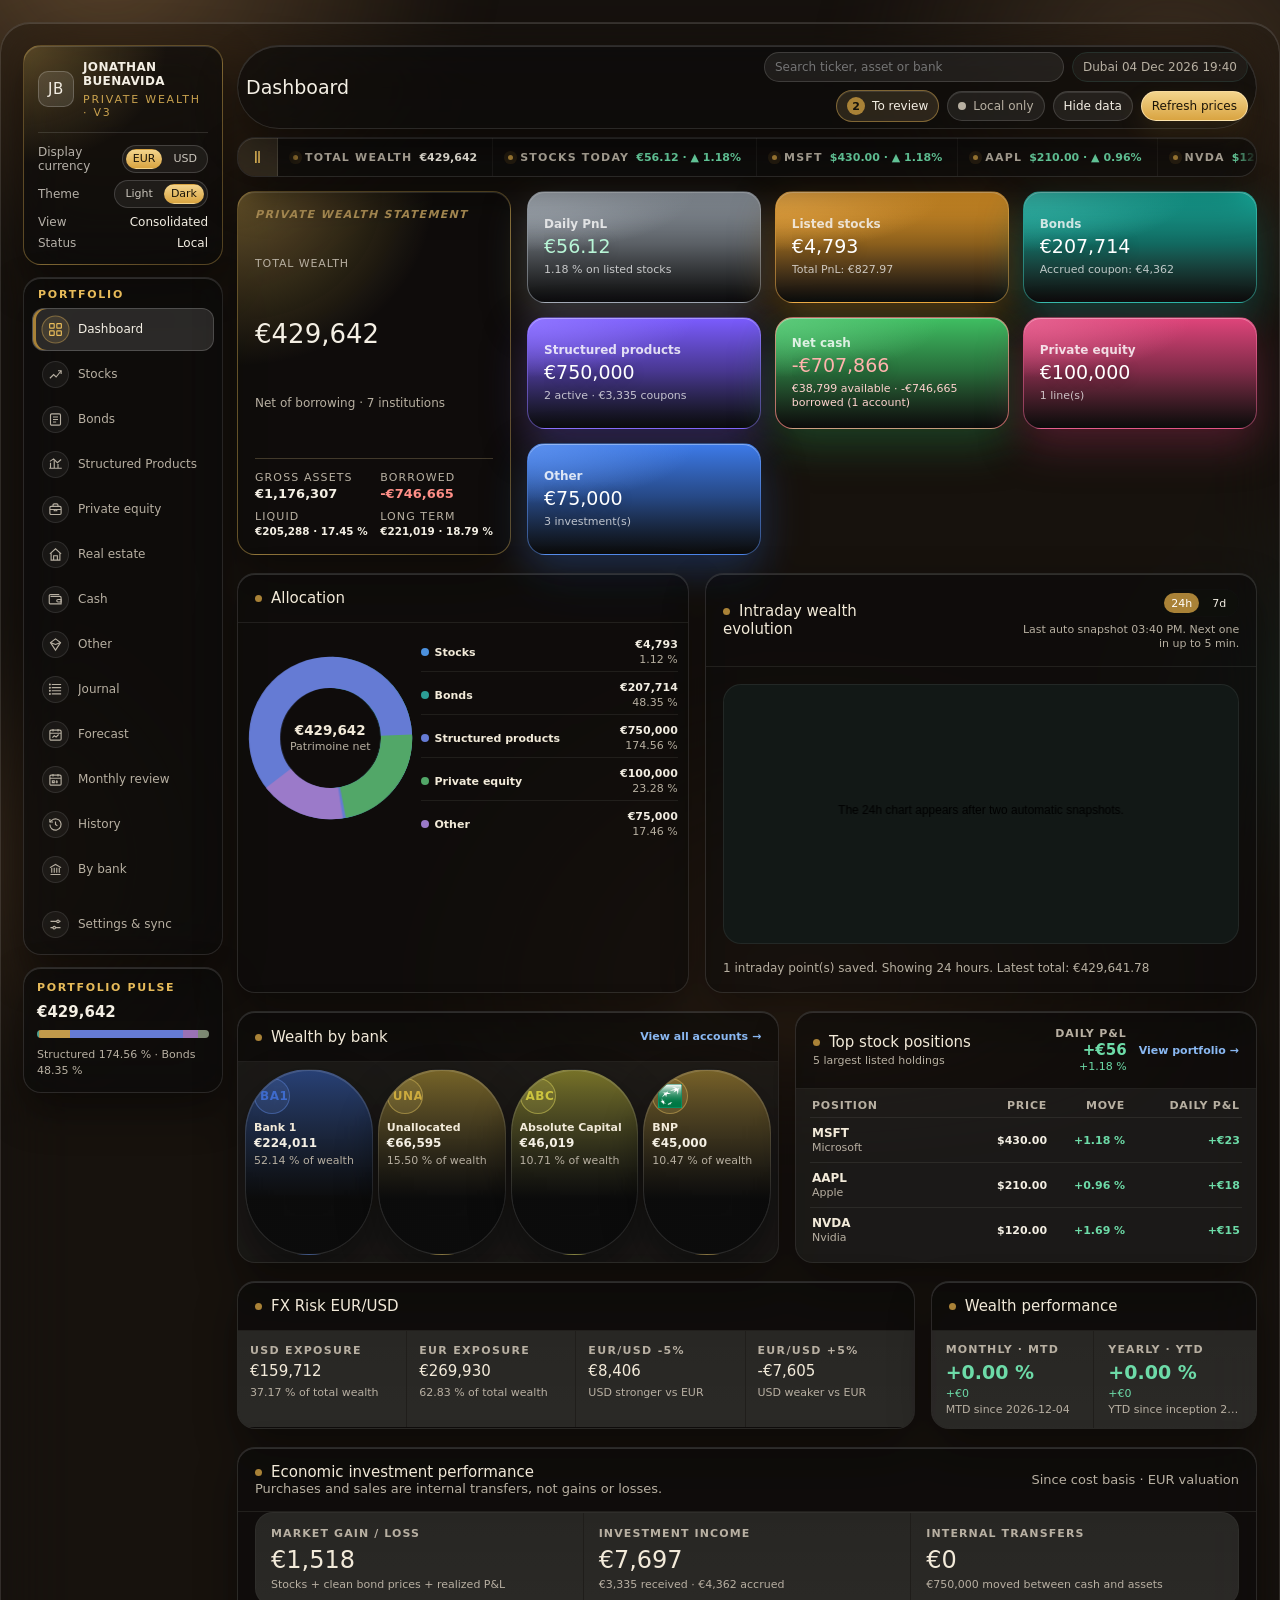
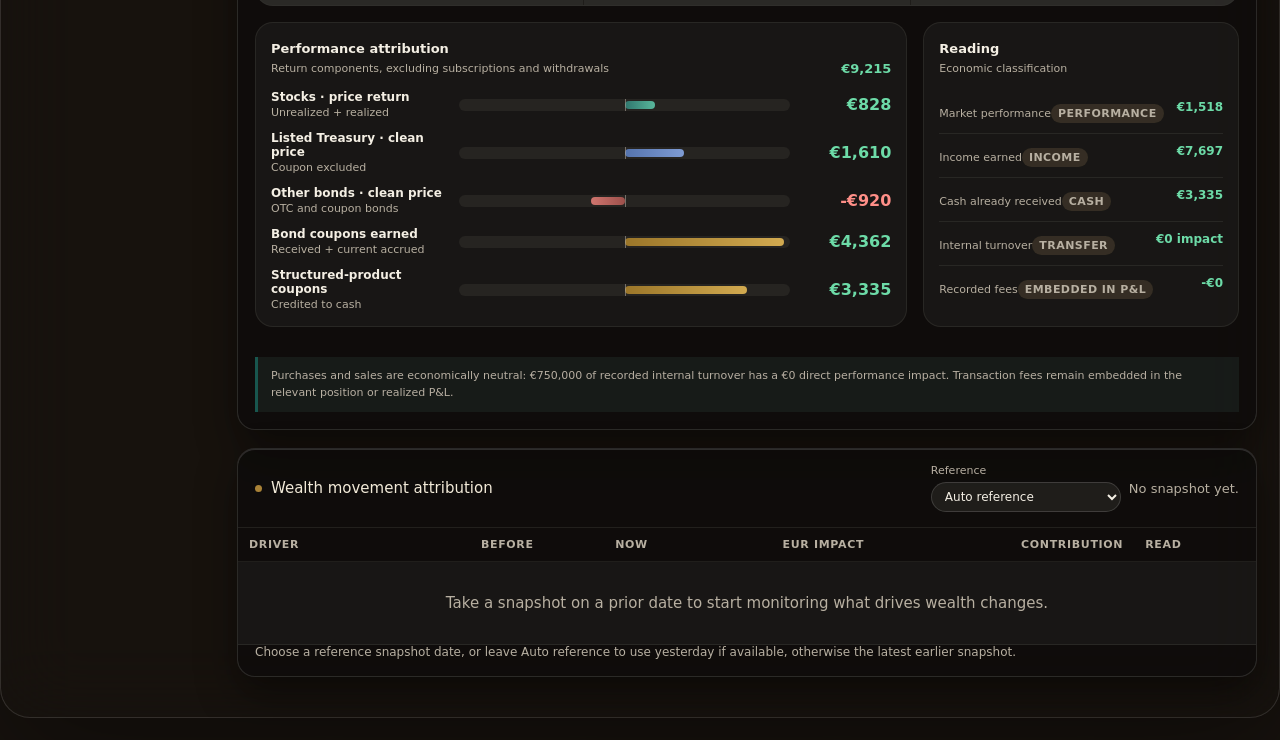
<file: index.html>
﻿<!doctype html>
<html lang="en">
<head>
  <meta charset="utf-8">
  <meta name="viewport" content="width=device-width, initial-scale=1, viewport-fit=cover">
  <title>Private Wealth V3</title>
  <meta name="application-name" content="Patrimoine">
  <meta name="apple-mobile-web-app-title" content="Patrimoine">
  <meta name="apple-mobile-web-app-capable" content="yes">
  <meta name="apple-mobile-web-app-status-bar-style" content="black-translucent">
  <meta name="theme-color" content="#172622">
  <meta name="color-scheme" content="light dark">
  <link rel="manifest" href="manifest.json">
  <link rel="apple-touch-icon" href="icons/apple-touch-icon.png">
  <link rel="stylesheet" href="styles.css">
  <link rel="stylesheet" href="glass.css">
</head>
<body>
  <main class="app">
    <aside id="appSidebar">
      <section class="brand">
        <div class="brand-lockup">
          <div class="brand-monogram" aria-hidden="true">JB</div>
          <div>
            <h1>Jonathan Buenavida</h1>
            <p class="brand-role">Private Wealth · V3</p>
          </div>
        </div>
        <div class="brand-card" aria-label="Dashboard profile">
          <div class="brand-row">
            <span>Display currency</span>
            <div class="currency-toggle" aria-label="Display currency">
              <button id="dashboardCurrencyEur" type="button" data-dashboard-currency="EUR">EUR</button>
              <button id="dashboardCurrencyUsd" type="button" data-dashboard-currency="USD">USD</button>
            </div>
          </div>
          <div class="brand-row">
            <span>Theme</span>
            <div class="currency-toggle" role="group" aria-label="Dashboard theme">
              <button id="themeLight" type="button" data-theme-choice="light" aria-pressed="false">Light</button>
              <button id="themeDark" type="button" data-theme-choice="dark" aria-pressed="true">Dark</button>
            </div>
          </div>
          <div class="brand-row menu-privacy-row">
            <span>Privacy</span>
            <button id="privacyToggleMenu" class="mini" type="button" aria-pressed="false">Hide data</button>
          </div>
          <div class="brand-row"><span>View</span><strong>Consolidated</strong></div>
          <div class="brand-row"><span>Status</span><strong>Local</strong></div>
        </div>
      </section>
      <nav aria-label="Navigation">
        <button class="nav active" type="button" data-page-target="dashboard"><span class="nav-icon" aria-hidden="true"><svg viewBox="0 0 24 24" fill="none" stroke="currentColor" stroke-width="1.8"><rect x="3" y="3" width="7" height="7" rx="1"/><rect x="14" y="3" width="7" height="7" rx="1"/><rect x="3" y="14" width="7" height="7" rx="1"/><rect x="14" y="14" width="7" height="7" rx="1"/></svg></span><span class="nav-label">Dashboard</span></button>
        <button class="nav" type="button" data-page-target="stocks"><span class="nav-icon" aria-hidden="true"><svg viewBox="0 0 24 24" fill="none" stroke="currentColor" stroke-width="1.8"><path d="M3 18 9 12l4 4 8-10"/><path d="M16 6h5v5"/></svg></span><span class="nav-label">Stocks</span></button>
        <button class="nav" type="button" data-page-target="bonds"><span class="nav-icon" aria-hidden="true"><svg viewBox="0 0 24 24" fill="none" stroke="currentColor" stroke-width="1.8"><rect x="4" y="3" width="16" height="18" rx="2"/><path d="M8 8h8M8 12h8M8 16h5"/></svg></span><span class="nav-label">Bonds</span></button>
        <button class="nav" type="button" data-page-target="structured"><span class="nav-icon" aria-hidden="true"><svg viewBox="0 0 24 24" fill="none" stroke="currentColor" stroke-width="1.8"><path d="M4 18V9M10 18V5M16 18v-7M22 18H2"/><path d="m3 7 6-4 6 6 6-5"/></svg></span><span class="nav-label">Structured Products</span></button>
        <button class="nav" type="button" data-page-target="private"><span class="nav-icon" aria-hidden="true"><svg viewBox="0 0 24 24" fill="none" stroke="currentColor" stroke-width="1.8"><rect x="3" y="7" width="18" height="13" rx="2"/><path d="M8 7V5a2 2 0 0 1 2-2h4a2 2 0 0 1 2 2v2M3 12h18M10 12v2h4v-2"/></svg></span><span class="nav-label">Private equity</span></button>
        <button class="nav" type="button" data-page-target="realestate"><span class="nav-icon" aria-hidden="true"><svg viewBox="0 0 24 24" fill="none" stroke="currentColor" stroke-width="1.8"><path d="m3 11 9-8 9 8"/><path d="M5 10v11h14V10M9 21v-7h6v7"/></svg></span><span class="nav-label">Real estate</span></button>
        <button class="nav" type="button" data-page-target="cash"><span class="nav-icon" aria-hidden="true"><svg viewBox="0 0 24 24" fill="none" stroke="currentColor" stroke-width="1.8"><path d="M4 7h15a2 2 0 0 1 2 2v10H4a2 2 0 0 1-2-2V6a2 2 0 0 1 2-2h14"/><path d="M16 12h5v4h-5a2 2 0 1 1 0-4Z"/></svg></span><span class="nav-label">Cash</span></button>
        <button class="nav" type="button" data-page-target="divers"><span class="nav-icon" aria-hidden="true"><svg viewBox="0 0 24 24" fill="none" stroke="currentColor" stroke-width="1.8"><path d="m12 3 8 6-8 12L4 9l8-6Z"/><path d="m4 9 8 3 8-3"/></svg></span><span class="nav-label">Other</span></button>
        <button class="nav" type="button" data-page-target="journal"><span class="nav-icon" aria-hidden="true"><svg viewBox="0 0 24 24" fill="none" stroke="currentColor" stroke-width="1.8"><path d="M6 4h15M6 9h15M6 14h15M6 19h15"/><circle cx="3" cy="4" r=".7" fill="currentColor"/><circle cx="3" cy="9" r=".7" fill="currentColor"/><circle cx="3" cy="14" r=".7" fill="currentColor"/><circle cx="3" cy="19" r=".7" fill="currentColor"/></svg></span><span class="nav-label">Journal</span></button>
        <button class="nav" type="button" data-page-target="forecast"><span class="nav-icon" aria-hidden="true"><svg viewBox="0 0 24 24" fill="none" stroke="currentColor" stroke-width="1.8"><rect x="3" y="5" width="18" height="16" rx="2"/><path d="M8 3v4M16 3v4M3 10h18M7 17l3-3 3 2 4-4"/></svg></span><span class="nav-label">Forecast</span></button>
        <button class="nav" type="button" data-page-target="monthly"><span class="nav-icon" aria-hidden="true"><svg viewBox="0 0 24 24" fill="none" stroke="currentColor" stroke-width="1.8"><rect x="3" y="5" width="18" height="16" rx="2"/><path d="M8 3v4M16 3v4M3 10h18M7 14h3v3H7zM14 13v5M12 16h4"/></svg></span><span class="nav-label">Monthly review</span></button>
        <button class="nav" type="button" data-page-target="history"><span class="nav-icon" aria-hidden="true"><svg viewBox="0 0 24 24" fill="none" stroke="currentColor" stroke-width="1.8"><path d="M3 12a9 9 0 1 0 3-6.7L3 8"/><path d="M3 3v5h5M12 7v5l3 2"/></svg></span><span class="nav-label">History</span></button>
        <button class="nav" type="button" data-page-target="banks"><span class="nav-icon" aria-hidden="true"><svg viewBox="0 0 24 24" fill="none" stroke="currentColor" stroke-width="1.8"><path d="m3 9 9-5 9 5M4 20h16M6 9v8M10 9v8M14 9v8M18 9v8"/></svg></span><span class="nav-label">By bank</span></button>
        <button class="nav nav-settings" type="button" data-page-target="settings"><span class="nav-icon" aria-hidden="true"><svg viewBox="0 0 24 24" fill="none" stroke="currentColor" stroke-width="1.8"><path d="M4 7h10M18 7h2M4 17h4M12 17h8"/><circle cx="16" cy="7" r="2"/><circle cx="10" cy="17" r="2"/></svg></span><span class="nav-label">Settings &amp; sync</span></button>
      </nav>
      <section id="sidebarPulse" class="sidebar-pulse" role="button" tabindex="0" aria-label="Open portfolio allocation dashboard">
        <span class="sidebar-pulse-label">Portfolio pulse</span>
        <strong id="sidebarTotal">-</strong>
        <div id="sidebarAllocationMini" class="mini-allocation" aria-hidden="true"></div>
        <small id="sidebarAllocationText">Allocation overview</small>
      </section>
    </aside>

    <div>
      <header>
        <div>
          <p class="eyebrow" id="pageEyebrow">Consolidation</p>
          <h1 id="pageTitle">Dashboard</h1>
          <p class="subtitle" id="pageSubtitle">A calmer private-banking view of wealth, PnL and allocation.</p>
        </div>
        <div class="top-tools">
          <label class="global-search" aria-label="Search asset or bank">
            <input id="globalSearch" type="search" list="globalSearchOptions" placeholder="Search ticker, asset or bank">
            <datalist id="globalSearchOptions"></datalist>
          </label>
          <div class="dubai-clock" id="dubaiClock" aria-live="polite">Dubai --:--</div>
          <div class="toolbar">
            <div class="action-center">
              <button id="actionsPill" class="actions-pill" type="button" aria-expanded="false" aria-controls="actionsPanel" hidden>
                <svg class="phone-only-icon" viewBox="0 0 24 24" fill="none" stroke="currentColor" stroke-width="1.8" aria-hidden="true"><path d="M6 8a6 6 0 1 1 12 0c0 7 3 8 3 8H3s3-1 3-8"/><path d="M10 20a2 2 0 0 0 4 0"/></svg><span class="actions-count" id="actionsCount">0</span><span id="actionsLabel" class="btn-label">To review</span>
              </button>
              <div id="actionsPanel" class="actions-panel" role="region" aria-label="Items to review" hidden>
                <ul id="actionsList" class="actions-list"></ul>
              </div>
            </div>
            <button id="syncPill" class="sync-pill" type="button" data-sync-state="local" title="Data sync and market settings">
              <span class="sync-dot" aria-hidden="true"></span><span id="syncPillLabel">Local only</span>
            </button>
            <button id="privacyToggle" type="button" aria-pressed="false">Hide data</button>
            <button id="searchToggle" class="search-toggle" type="button" aria-expanded="false" aria-controls="globalSearch" aria-label="Search ticker, asset or bank"><svg viewBox="0 0 24 24" fill="none" stroke="currentColor" stroke-width="1.8" aria-hidden="true"><circle cx="11" cy="11" r="7"/><path d="m20 20-3.5-3.5"/></svg></button>
            <button id="refreshBtn" class="primary" type="button" aria-label="Refresh prices"><svg class="phone-only-icon" viewBox="0 0 24 24" fill="none" stroke="currentColor" stroke-width="1.8" aria-hidden="true"><path d="M20 12a8 8 0 1 1-2.3-5.6"/><path d="M20 4v5h-5"/></svg><span class="btn-label">Refresh prices</span></button>
            <input id="importFile" class="hidden" type="file" accept="application/json">
          </div>
        </div>
      </header>

      <section id="marketTicker" class="market-ticker" aria-label="Live portfolio highlights">
        <button id="marketTickerToggle" class="ticker-control" type="button" aria-pressed="false" aria-label="Pause scrolling highlights" title="Pause">Ⅱ</button>
        <div id="marketTickerViewport" class="ticker-viewport">
          <div id="marketTickerTrack" class="ticker-track">
            <div class="ticker-set"></div>
            <div class="ticker-set" aria-hidden="true"></div>
          </div>
        </div>
      </section>

      <section id="executiveStrip" class="executive-strip hidden" aria-label="Executive summary">
        <div class="executive-cell feature">
          <div class="kpi-card-icon icon-trend" aria-hidden="true"><i></i></div>
          <div class="kpi-card-copy">
            <span class="executive-label">Total wealth</span>
            <strong class="executive-value" id="executiveTotal">-</strong>
            <small class="executive-note" id="executiveTotalNote">Consolidated across all asset classes</small>
          </div>
        </div>
        <div class="executive-cell">
          <div class="kpi-card-icon icon-trend icon-performance" aria-hidden="true"><i></i></div>
          <div class="kpi-card-copy">
            <span class="executive-label">Listed performance</span>
            <strong class="executive-value" id="executiveDailyPnl">-</strong>
            <small class="executive-note" id="executiveDailyPnlNote">Daily PnL on stocks</small>
          </div>
        </div>
        <div class="executive-cell">
          <div class="kpi-card-icon icon-drop" aria-hidden="true"><i></i></div>
          <div class="kpi-card-copy">
            <span class="executive-label">Liquidity</span>
            <strong class="executive-value" id="executiveCash">-</strong>
            <small class="executive-note" id="executiveCashNote">Cash and equivalents</small>
          </div>
        </div>
        <div class="executive-cell">
          <div class="kpi-card-icon icon-refresh" aria-hidden="true"><i></i></div>
          <div class="kpi-card-copy">
            <span class="executive-label">Last refresh</span>
            <strong class="executive-value" id="executiveLastUpdate">-</strong>
            <small class="executive-note">Market data status</small>
          </div>
        </div>
      </section>

      <section id="page-settings" class="page settings-page">
      <section class="panel">
        <div class="sync-box">
          <div>
            <strong>OneDrive Sync</strong>
            <div class="muted" id="dataStatus">Local backup active. Connect patrimoine-data.json to enable automatic OneDrive sync on this device.</div>
            <div class="muted" id="backupStatus">Weekly backup folder not connected.</div>
          </div>
          <div class="sync-actions">
            <button id="loadDataBtn" type="button">Connect data file</button>
            <button id="saveDataBtn" class="primary" type="button">Save now</button>
            <button id="connectBackupBtn" type="button">Connect backup folder</button>
            <button id="backupNowBtn" type="button">Backup now</button>
          </div>
        </div>
      </section>

      <section id="marketSettingsPanel" class="panel collapsible-panel collapsed">
        <div class="panel-head">
          <h2>Market Settings</h2>
          <div class="panel-actions">
            <button id="marketSettingsToggle" class="mini collapse-toggle" type="button" aria-expanded="false">Show settings v</button>
            <button id="hideKeyBtn" class="mini" type="button">Show key</button>
          </div>
        </div>
        <div id="marketSettingsContent" class="settings collapsible-content">
          <label>Finnhub API key <input id="apiKey" type="password" autocomplete="off" placeholder="Paste your Finnhub key here"></label>
          <label>EUR / USD <input id="eurUsd" type="number" step="0.0001" min="0" inputmode="decimal"></label>
          <label>Auto refresh
            <select id="refreshInterval">
              <option value="0">Never</option>
              <option value="30">30 sec</option>
              <option value="60">1 min</option>
            </select>
          </label>
          <label>Weekly snapshot
            <select id="weeklySnapshotDay">
              <option value="-1">Disabled</option>
              <option value="1">Monday</option>
              <option value="2">Tuesday</option>
              <option value="3">Wednesday</option>
              <option value="4">Thursday</option>
              <option value="5">Friday</option>
              <option value="6">Saturday</option>
              <option value="0">Sunday</option>
            </select>
          </label>
          <label>Last update <input id="lastUpdate" type="text" readonly></label>
        </div>
        <div class="status" id="statusLine">The Refresh prices button works at any time. Auto refresh is optional: Never, 30 sec or 1 min.</div>
      </section>
      </section>

      <section id="page-dashboard" class="page active">
        <section class="hero" aria-label="Wealth summary">
          <div class="stat hero-stat" id="dashboardHeroStat" data-currency="EUR">
            <em class="hero-kicker">Private wealth statement</em>
            <span>Total wealth</span>
            <strong id="totalWealth">-</strong>
            <small id="totalContext">-</small>
            <div class="hero-breakdown" aria-label="Total wealth breakdown">
              <div><span>Gross assets</span><strong id="heroGross">-</strong></div>
              <div class="hero-debt"><span>Borrowed</span><strong id="heroDebt">-</strong></div>
              <div><span>Liquid</span><strong id="heroLiquid">-</strong></div>
              <div><span>Long term</span><strong id="heroLongTerm">-</strong></div>
            </div>
          </div>
          <div class="grid">
            <div class="stat kpi-card">
              <div class="kpi-card-copy"><span>Daily PnL</span><strong id="dailyPnl">-</strong><small id="dailyPnlPct">-</small></div>
            </div>
            <div class="stat kpi-card asset-stocks">
              <div class="kpi-card-copy"><span>Listed stocks</span><strong id="stocksValue">-</strong><small id="stocksPnl">-</small></div>
            </div>
            <div class="stat kpi-card asset-bonds">
              <div class="kpi-card-copy"><span>Bonds</span><strong id="bondsValue">-</strong><small id="bondsAccrued">-</small></div>
            </div>
            <div class="stat kpi-card asset-structured">
              <div class="kpi-card-copy"><span>Structured products</span><strong id="structuredValue">-</strong><small id="structuredContext">-</small></div>
            </div>
            <div class="stat kpi-card asset-cash" id="cashKpiCard">
              <div class="kpi-card-copy"><span>Net cash</span><strong id="cashValue">-</strong><small id="cashContext">-</small></div>
            </div>
            <div class="stat kpi-card asset-private">
              <div class="kpi-card-copy"><span>Private equity</span><strong id="peValue">-</strong><small id="peContext">-</small></div>
            </div>
            <div class="stat kpi-card asset-realestate">
              <div class="kpi-card-copy"><span>Real estate</span><strong id="realEstateValue">-</strong><small id="realEstateContext">-</small></div>
            </div>
            <div class="stat kpi-card asset-other">
              <div class="kpi-card-copy"><span>Other</span><strong id="diversValue">-</strong><small id="diversContext">-</small></div>
            </div>
          </div>
        </section>

        <div class="split">
          <section class="panel allocation-panel">
            <div class="panel-head"><h2>Allocation</h2></div>
            <div class="allocation-layout">
              <div class="allocation-visual">
                <canvas id="allocationDonut" width="240" height="240" aria-label="Asset allocation chart"></canvas>
                <div class="allocation-center"><strong id="allocationTotal">-</strong><span>Patrimoine net</span></div>
              </div>
              <div class="allocation-legend" id="allocationBars"></div>
            </div>
          </section>
          <section class="panel dashboard-evolution-panel">
            <div class="panel-head">
              <h2>Intraday wealth evolution</h2>
              <div class="panel-actions">
                <div class="currency-toggle" aria-label="Intraday chart range">
                  <button id="intradayRange24h" type="button" data-intraday-range="24h">24h</button>
                  <button id="intradayRange7d" type="button" data-intraday-range="7d">7d</button>
                </div>
                <div class="muted" id="intradaySnapshotStatus">Auto snapshot every 5 min while this page is open.</div>
              </div>
            </div>
            <div class="chart-wrap">
              <canvas id="intradayChart" class="mini-chart" height="260" role="img" aria-label="Intraday total wealth evolution; the latest values are summarized below the chart."></canvas>
            </div>
            <div class="snapshot-note" id="intradaySnapshotNote">Waiting for the first automatic snapshot.</div>
          </section>
        </div>

        <div class="dashboard-portfolio-row">
          <section class="panel dashboard-bank-panel">
            <div class="panel-head">
              <h2>Wealth by bank</h2>
              <button id="dashboardBanksViewAll" class="dashboard-bank-view-all" type="button">View all accounts →</button>
            </div>
            <div class="dashboard-bank-cards" id="dashboardBankBody" aria-label="Bank accounts"></div>
          </section>

          <section class="panel dashboard-stock-panel">
            <div class="panel-head">
              <div class="dashboard-stock-head-copy">
                <h2>Top stock positions</h2>
                <small>5 largest listed holdings</small>
              </div>
              <div class="dashboard-stock-actions">
                <div class="dashboard-stock-summary">
                  <span>Daily P&amp;L</span>
                  <strong id="dashboardTopStocksPnl">-</strong>
                  <small id="dashboardTopStocksMove">-</small>
                </div>
                <button id="dashboardStocksViewAll" class="dashboard-stock-view-all" type="button">View portfolio →</button>
              </div>
            </div>
            <div class="dashboard-stock-table" aria-label="Top five stock positions">
              <div class="dashboard-stock-row dashboard-stock-header" aria-hidden="true">
                <span>Position</span><span>Price</span><span>Move</span><span>Daily P&amp;L</span>
              </div>
              <div id="dashboardTopStocksBody"></div>
            </div>
          </section>
        </div>

        <div class="risk-performance-row">
          <section class="panel fx-risk-panel">
            <div class="panel-head">
              <h2>FX Risk EUR/USD</h2>
            </div>
            <div class="fx-risk">
              <div class="fx-cell">
                <span>USD exposure</span>
                <strong id="fxUsdExposure">-</strong>
                <small id="fxUsdWeight">-</small>
              </div>
              <div class="fx-cell">
                <span>EUR exposure</span>
                <strong id="fxEurExposure">-</strong>
                <small id="fxEurWeight">-</small>
              </div>
              <div class="fx-cell">
                <span>EUR/USD -5%</span>
                <strong id="fxDownImpact">-</strong>
                <small>USD stronger vs EUR</small>
              </div>
              <div class="fx-cell">
                <span>EUR/USD +5%</span>
                <strong id="fxUpImpact">-</strong>
                <small>USD weaker vs EUR</small>
              </div>
            </div>
          </section>

          <section class="panel wealth-performance-panel">
            <div class="panel-head"><h2>Wealth performance</h2></div>
            <div class="performance-grid">
              <div class="performance-cell">
                <span>Monthly · MTD</span>
                <strong id="wealthMonthlyPerformance">-</strong>
                <small id="wealthMonthlyPerformanceAmount">Waiting for history</small>
                <em id="wealthMonthlyPerformanceRef">-</em>
              </div>
              <div class="performance-cell">
                <span>Yearly · YTD</span>
                <strong id="wealthYearlyPerformance">-</strong>
                <small id="wealthYearlyPerformanceAmount">Waiting for history</small>
                <em id="wealthYearlyPerformanceRef">-</em>
              </div>
            </div>
          </section>
        </div>

        <section class="panel economic-monitor-panel">
          <div class="panel-head">
            <div><h2>Economic investment performance</h2><div class="muted">Purchases and sales are internal transfers, not gains or losses.</div></div>
            <div class="muted" id="economicPerformanceScope">Since cost basis</div>
          </div>
          <div class="economic-kpis">
            <div class="economic-kpi"><span>Market gain / loss</span><strong id="economicMarketGain">-</strong><small id="economicMarketGainContext">Price performance</small></div>
            <div class="economic-kpi"><span>Investment income</span><strong id="economicIncome">-</strong><small id="economicIncomeContext">Coupons received and accrued</small></div>
            <div class="economic-kpi"><span>Internal transfers</span><strong id="economicInternalTransfers">€0</strong><small id="economicInternalTransfersContext">Economically neutral</small></div>
          </div>
          <div class="economic-monitor-grid">
            <div class="economic-chart">
              <div class="economic-chart-head"><div><strong>Performance attribution</strong><br><span>Return components, excluding subscriptions and withdrawals</span></div><strong id="economicTotalReturn">-</strong></div>
              <div id="economicPerformanceBars" class="economic-bars" role="img" aria-label="Economic investment performance attribution"></div>
            </div>
            <div class="economic-breakdown">
              <div class="economic-chart-head"><div><strong>Reading</strong><br><span>Economic classification</span></div></div>
              <div id="economicPerformanceList" class="economic-list"></div>
            </div>
          </div>
          <div class="economic-note" id="economicPerformanceNote">A security purchase moves value from cash to investments and therefore has zero economic impact, excluding fees.</div>
        </section>

        <section class="panel">
          <div class="panel-head">
            <h2>Wealth movement attribution</h2>
            <div class="panel-actions">
              <label class="inline-control">Reference
                <select id="wealthBridgeReferenceDate"></select>
              </label>
              <div class="muted" id="wealthBridgePeriod">Compared with latest snapshot.</div>
            </div>
          </div>
          <div class="table-wrap">
            <table class="compact">
              <thead><tr><th>Driver</th><th class="num">Before</th><th class="num">Now</th><th class="num">EUR impact</th><th class="num">Contribution</th><th>Read</th></tr></thead>
              <tbody id="wealthBridgeBody"></tbody>
            </table>
          </div>
          <div class="snapshot-note" id="wealthBridgeNote">Take a snapshot to start monitoring attribution.</div>
        </section>
      </section>

      <section id="page-stocks" class="page">
        <section class="grid four">
          <div class="stat"><span>Stock value</span><strong id="stocksPageValue">-</strong><small>In EUR</small></div>
          <div class="stat"><span>Daily PnL</span><strong id="stocksPageDayPnl">-</strong><small id="stocksPageDayPct">-</small></div>
          <div class="stat"><span>Total PnL</span><strong id="stocksPageTotalPnl">-</strong><small>Vs Cost basis</small></div>
          <div class="stat"><span>Realized PnL</span><strong id="stocksPageRealizedPnl">-</strong><small id="stocksPageRealizedContext">Closed trades</small></div>
        </section>
        <section class="panel">
          <div class="panel-head">
            <h2>Consolidated exposure by stock</h2>
          </div>
          <div class="table-wrap">
            <table class="fit">
              <thead>
                <tr><th class="expand-cell"></th><th>Ticker</th><th>Name</th><th class="num">Qty</th><th class="num">Price</th><th class="num">Previous</th><th class="num">Move %</th><th class="num">Cost basis</th><th class="num">EUR value</th><th class="num">Day PnL</th><th class="num">Total PnL</th><th class="num">Bks.</th></tr>
              </thead>
              <tbody id="stockExposureBody"></tbody>
            </table>
          </div>
        </section>
        <section class="panel">
          <div class="panel-head">
            <h2>Stock portfolio details</h2>
            <div class="panel-actions"><button id="buyStockBtn" type="button">New buy</button><button id="addStockBtn" type="button">Add row</button></div>
          </div>
          <div class="table-wrap">
            <table class="wide">
              <thead>
                <tr><th>Ticker</th><th>Name</th><th>Bank</th><th class="num">Quantity</th><th class="num">Cost basis</th><th>Currency</th><th class="num">EUR value</th><th class="num">Day PnL</th><th class="num">Total PnL</th><th></th></tr>
              </thead>
              <tbody id="stocksBody"></tbody>
            </table>
          </div>
        </section>
        <section class="panel">
          <div class="panel-head">
            <h2>Transaction history</h2>
          </div>
          <div class="table-wrap">
            <table class="fit">
              <thead>
                <tr><th>Date</th><th>Type</th><th>Instrument</th><th>Bank</th><th class="num">Qty / nominal</th><th class="num">Price</th><th>Currency</th><th class="num">Cash impact</th><th class="num">Realized PnL</th><th>Note</th></tr>
              </thead>
              <tbody id="transactionsBody"></tbody>
            </table>
          </div>
        </section>
      </section>

      <section id="page-bonds" class="page">
        <section class="grid four">
          <div class="stat"><span>Dirty value</span><strong id="bondsPageValue">-</strong><small>Clean + accrued coupon</small></div>
          <div class="stat"><span>Accrued coupon</span><strong id="bondsPageAccrued">-</strong><small>Daily calculation</small></div>
          <div class="stat"><span>Total PnL</span><strong id="bondsPagePnl">-</strong><small>Vs clean cost</small></div>
          <div class="stat"><span>Annual coupon</span><strong id="bondsPageCoupon">-</strong><small id="bondsPageYield">Current yield</small></div>
        </section>
        <section class="panel">
          <div class="panel-head">
            <div><h2>Bond total return monitor</h2><div class="muted">Clean-price performance versus coupon income, without double-counting cash payments.</div></div>
            <div class="muted" id="bondReturnScope">Since cost basis</div>
          </div>
          <div class="economic-kpis">
            <div class="economic-kpi"><span>Coupons earned</span><strong id="bondCouponsEarned">-</strong><small>Received + current accrued</small></div>
            <div class="economic-kpi"><span>Coupons received</span><strong id="bondCouponsReceived">-</strong><small>Already credited to cash</small></div>
            <div class="economic-kpi"><span>Listed Treasury P&amp;L</span><strong id="bondTreasuryPnl">-</strong><small>Clean-price performance</small></div>
          </div>
          <div class="economic-monitor-grid">
            <div class="economic-chart">
              <div class="economic-chart-head"><div><strong>Treasury listed vs coupon bonds</strong><br><span>Price return, coupons received and accrued</span></div><strong id="bondTotalReturnValue">-</strong></div>
              <div id="bondReturnCards" class="bond-return-cards"></div>
              <div id="bondReturnBars" class="economic-bars" role="img" aria-label="Return by bond position"></div>
            </div>
            <div class="economic-breakdown">
              <div class="economic-chart-head"><div><strong>Bond income ledger</strong><br><span>Cash received by instrument</span></div></div>
              <div id="bondIncomeList" class="economic-list"></div>
            </div>
          </div>
          <div class="economic-note" id="bondReturnNote">When a coupon is paid, accrued income becomes cash. The transfer itself does not create a second gain.</div>
        </section>
        <section class="panel">
          <div class="panel-head">
            <h2>Bond composition</h2>
            <div class="muted" id="bondChartNote">Clean value and accrued coupon by line.</div>
          </div>
          <div class="chart-wrap">
            <canvas id="bondCompositionChart" class="mini-chart" height="300" role="img" aria-label="Bond portfolio composition by position."></canvas>
          </div>
        </section>
        <section class="panel">
          <div class="panel-head">
            <h2>Bond analytics</h2>
          </div>
          <div class="table-wrap">
            <table class="fit">
              <thead>
                <tr><th>Bond</th><th>Bank</th><th>Currency</th><th class="num">Clean value</th><th class="num">Accrued</th><th class="num">Dirty value</th><th class="num">PnL</th><th class="num">Annual coupon</th><th class="num">Current yield</th><th class="num">Years to maturity</th></tr>
              </thead>
              <tbody id="bondAnalyticsBody"></tbody>
            </table>
          </div>
        </section>
        <section class="panel">
          <div class="panel-head">
            <h2>US Treasuries and private OTC bonds</h2>
            <div class="panel-actions"><button id="addBondBtn" type="button">Add bond</button></div>
          </div>
          <div class="table-wrap">
            <table class="wide">
              <thead>
                <tr><th>Name</th><th>Type</th><th>Bank</th><th>Issuer</th><th>Currency</th><th class="num">Nominal</th><th class="num">Clean px</th><th class="num">Cost</th><th class="num">Coupon %</th><th class="num">Freq.</th><th>Last coupon</th><th>Next coupon</th><th>Maturity</th><th>Day count</th><th class="num">Accrued EUR</th><th class="num">EUR value</th><th class="num">PnL</th><th></th></tr>
              </thead>
              <tbody id="bondsBody"></tbody>
            </table>
          </div>
        </section>
        <section class="panel">
          <div class="panel-head">
            <h2>Argentina amortizing bonds</h2>
            <div class="muted" id="argentinaBondNotice">Scheduled payments are checked when the dashboard opens.</div>
          </div>
          <div class="table-wrap">
            <table class="wide">
              <thead>
                <tr><th>ISIN</th><th>Bond</th><th>Bank</th><th class="num">Original</th><th class="num">Current</th><th class="num">Clean px</th><th>Price date</th><th class="num">Coupon %</th><th>Next date</th><th class="num">Semiannual capital repayment</th><th class="num">Coupon</th><th class="num">Next cash</th><th class="num">Dirty value</th><th>Status</th><th></th></tr>
              </thead>
              <tbody id="argentinaBondsBody"></tbody>
            </table>
          </div>
        </section>
        <section class="panel">
          <div class="panel-head">
            <h2>Bond transaction history</h2>
          </div>
          <div class="table-wrap">
            <table class="fit">
              <thead>
                <tr><th>Date</th><th>Type</th><th>Instrument</th><th>Bank</th><th class="num">Qty / nominal</th><th class="num">Price</th><th>Currency</th><th class="num">Cash impact</th><th class="num">Realized PnL</th><th>Note</th></tr>
              </thead>
              <tbody id="bondTransactionsBody"></tbody>
            </table>
          </div>
        </section>
      </section>

      <section id="page-structured" class="page">
        <section id="structuredDueAlert" class="structured-alert" role="alert" hidden>
          <div><strong id="structuredDueTitle">Coupon action required</strong><small id="structuredDueText">A conditional coupon is due for review.</small></div>
          <button id="structuredDueOpen" class="primary" type="button">Review payments</button>
        </section>
        <section class="grid four">
          <div class="stat"><span>Current value</span><strong id="structuredPageValue">-</strong><small>Active products</small></div>
          <div class="stat"><span>Coupons credited</span><strong id="structuredCouponsPaid">-</strong><small id="structuredCouponsPaidContext">To Transatlantique EUR</small></div>
          <div class="stat"><span>Next payment</span><strong id="structuredNextPayment">-</strong><small id="structuredNextPaymentContext">-</small></div>
          <div class="stat"><span>Active positions</span><strong id="structuredActiveCount">-</strong><small>Out of 2 products</small></div>
        </section>
        <div id="structuredProductCards" class="structured-grid"></div>
        <section class="panel">
          <div class="panel-head">
            <div><h2>Coupon calendar</h2><div class="muted">Guaranteed coupons are credited automatically. Conditional Phoenix coupons require confirmation.</div></div>
          </div>
          <div class="table-wrap">
            <table class="fit">
              <thead><tr><th>Payment date</th><th>Product</th><th>Type</th><th class="num">Expected</th><th class="num">Credited</th><th>Status</th><th>Action</th></tr></thead>
              <tbody id="structuredCouponBody"></tbody>
            </table>
          </div>
        </section>
        <section class="panel">
          <div class="panel-head"><h2>Funding and cash mechanics</h2></div>
          <div class="snapshot-note" id="structuredFundingNote">The initial investment is transferred once from Transatlantique EUR into the two positions. Coupons and redemptions return to the same account.</div>
        </section>
      </section>

      <section id="page-private" class="page">
        <section class="grid four">
          <div class="stat"><span>Private value</span><strong id="privatePageValue">-</strong><small>Total NAV</small></div>
          <div class="stat"><span>Commitment</span><strong id="privatePageCommitment">-</strong><small id="privatePageCommitmentContext">-</small></div>
          <div class="stat"><span>Called capital</span><strong id="privatePageCalled">-</strong><small id="privatePageCalledContext">-</small></div>
          <div class="stat"><span>Largest deal</span><strong id="privatePageLargest">-</strong><small id="privatePageLargestContext">-</small></div>
        </section>
        <section class="panel">
          <div class="panel-head">
            <h2>Private equity</h2>
            <div class="panel-actions"><button id="addPrivateBtn" type="button">Add asset</button></div>
          </div>
          <div class="table-wrap">
            <table>
              <thead><tr><th>Fund / deal</th><th>Bank</th><th class="num">EUR value</th><th class="num">Commitment</th><th class="num">Called</th><th>Valuation date</th><th>Note</th><th></th></tr></thead>
              <tbody id="privateBody"></tbody>
            </table>
          </div>
        </section>
      </section>

      <section id="page-realestate" class="page">
        <section class="grid four">
          <div class="stat"><span>Net real estate</span><strong id="realEstatePageNet">-</strong><small>Gross value minus debt</small></div>
          <div class="stat"><span>Mortgage debt</span><strong id="realEstatePageDebt">-</strong><small id="realEstatePageDebtContext">-</small></div>
          <div class="stat"><span>Monthly cashflow</span><strong id="realEstatePageRent">-</strong><small id="realEstatePageRentContext">-</small></div>
          <div class="stat"><span>Net yield</span><strong id="realEstatePageYield">-</strong><small id="realEstatePageYieldContext">-</small></div>
        </section>
        <section class="panel">
          <div class="panel-head">
            <h2>Real estate</h2>
            <div class="panel-actions"><button id="addRealEstateBtn" type="button">Add property</button></div>
          </div>
          <div class="table-wrap">
            <table class="wide">
              <thead><tr><th>Property</th><th>City</th><th>Bank / lender</th><th>Currency</th><th class="num">Gross value</th><th class="num">Loan amount</th><th class="num">Rate %</th><th class="num">Term yrs</th><th>Loan start</th><th class="num">Monthly payment</th><th class="num">Debt left</th><th class="num">Net value EUR</th><th class="num">Monthly rent</th><th class="num">Monthly costs</th><th class="num">Cashflow</th><th class="num">Net yield</th><th>Valuation date</th><th>Note</th><th></th></tr></thead>
              <tbody id="realEstateBody"></tbody>
            </table>
          </div>
        </section>
      </section>

      <section id="page-cash" class="page">
        <section class="grid four">
          <div class="stat"><span>Total cash</span><strong id="cashPageTotal">-</strong><small>All banks included</small></div>
          <div class="stat"><span>Cash EUR</span><strong id="cashPageEur">-</strong><small id="cashPageEurContext">-</small></div>
          <div class="stat"><span>Cash USD</span><strong id="cashPageUsd">-</strong><small id="cashPageUsdContext">-</small></div>
          <div class="stat"><span>Largest bank</span><strong id="cashPageTopBank">-</strong><small id="cashPageTopBankContext">-</small></div>
        </section>
        <section class="panel">
          <div class="panel-head">
            <div><h2>Cash bridge explained</h2><div class="muted">Every movement is classified as internal transfer, income, external flow or cost.</div></div>
            <div class="muted" id="cashBridgeScope">Recorded transaction history</div>
          </div>
          <div class="economic-kpis">
            <div class="economic-kpi"><span>Opening reconstructed cash</span><strong id="cashBridgeOpening">-</strong><small>Before recorded movements</small></div>
            <div class="economic-kpi"><span>Current cash</span><strong id="cashBridgeCurrent">-</strong><small>All cash accounts</small></div>
            <div class="economic-kpi"><span>Economic income</span><strong id="cashBridgeIncome">-</strong><small>Coupons and dividends credited</small></div>
          </div>
          <div class="economic-monitor-grid">
            <div class="economic-chart">
              <div class="economic-chart-head"><div><strong>Sources and uses of cash</strong><br><span>Purchases reduce cash but do not reduce wealth</span></div><strong id="cashBridgeChange">-</strong></div>
              <div id="cashBridgeChart" class="cash-bridge" role="img" aria-label="Cash balance bridge by movement category"></div>
            </div>
            <div class="economic-breakdown">
              <div class="economic-chart-head"><div><strong>Movement classification</strong><br><span>Impact on cash and wealth</span></div></div>
              <div id="cashBridgeList" class="economic-list"></div>
            </div>
          </div>
          <div class="economic-note" id="cashBridgeNote">Asset purchases and sales are transfers between cash and investments. Only income, market performance, costs and external flows change the economic picture.</div>
        </section>
        <section class="panel">
          <div class="panel-head">
            <h2>Cash by bank</h2>
            <div class="panel-actions"><button id="cashMovementBtn" type="button">Cash movement</button><button id="addCashBtn" type="button">Add cash</button></div>
          </div>
          <div class="chart-wrap">
            <canvas id="cashBankChart" class="mini-chart" height="260" role="img" aria-label="Cash allocation by bank."></canvas>
          </div>
          <div class="table-wrap">
            <table>
              <thead><tr><th>Account</th><th>Bank</th><th>Currency</th><th class="num">Amount</th><th class="num">EUR value</th><th></th></tr></thead>
              <tbody id="cashBody"></tbody>
            </table>
          </div>
        </section>
        <section class="panel">
          <div class="panel-head">
            <h2>Cash movement history</h2>
          </div>
          <div class="table-wrap">
            <table class="fit">
              <thead>
                <tr><th>Date</th><th>Type</th><th>Reason</th><th>Bank</th><th class="num">Amount</th><th>Currency</th><th>Note</th></tr>
              </thead>
              <tbody id="cashTransactionsBody"></tbody>
            </table>
          </div>
        </section>
      </section>

      <section id="page-divers" class="page">
        <section class="grid four">
          <div class="stat"><span>Other value</span><strong id="diversPageValue">-</strong><small>Total alternative assets</small></div>
          <div class="stat"><span>Largest asset</span><strong id="diversPageLargest">-</strong><small id="diversPageLargestContext">-</small></div>
          <div class="stat"><span>Categories</span><strong id="diversPageCategories">-</strong><small id="diversPageCategoriesContext">-</small></div>
          <div class="stat"><span>USD exposure</span><strong id="diversPageUsd">-</strong><small id="diversPageUsdContext">-</small></div>
        </section>
        <section class="panel">
          <div class="panel-head">
            <h2>Other</h2>
            <div class="panel-actions"><button id="addDiversBtn" type="button">Add investment</button></div>
          </div>
          <div class="table-wrap other-assets-table-wrap">
            <table>
              <thead><tr><th>Category</th><th>Name</th><th>Bank / custodian</th><th>Currency</th><th class="num">Quantity</th><th class="num">Unit price</th><th class="num">EUR value</th><th>Note</th><th></th></tr></thead>
              <tbody id="diversBody"></tbody>
            </table>
          </div>
        </section>
      </section>

      <section id="page-journal" class="page">
        <section class="grid four">
          <div class="stat"><span>Events</span><strong id="journalCount">-</strong><small id="journalCountContext">Filtered journal</small></div>
          <div class="stat"><span>Cash impact</span><strong id="journalCashImpact">-</strong><small>Selected events</small></div>
          <div class="stat"><span>Realized PnL</span><strong id="journalRealizedPnl">-</strong><small>Selected events</small></div>
          <div class="stat"><span>Latest event</span><strong id="journalLatest">-</strong><small id="journalLatestContext">-</small></div>
        </section>
        <section class="panel">
          <div class="panel-head">
            <h2>Activity journal</h2>
            <div class="panel-actions"><button id="journalResetBtn" type="button">Reset filters</button></div>
          </div>
          <form class="trade-form">
            <label>Search <input id="journalSearch" type="search" placeholder="Instrument, note, bank..."></label>
            <label>Type <select id="journalTypeFilter"></select></label>
            <label>Bank <select id="journalBankFilter"></select></label>
            <label>Currency <select id="journalCurrencyFilter"></select></label>
            <label>Asset class <select id="journalAssetFilter"></select></label>
            <label>From <input id="journalFromDate" type="date"></label>
            <label>To <input id="journalToDate" type="date"></label>
          </form>
          <div class="table-wrap">
            <table class="fit">
              <thead>
                <tr><th>Date</th><th>Asset class</th><th>Type</th><th>Instrument / reason</th><th>Bank</th><th class="num">Qty / nominal</th><th class="num">Price</th><th>Currency</th><th class="num">Cash impact</th><th class="num">Realized PnL</th><th>Note</th></tr>
              </thead>
              <tbody id="journalBody"></tbody>
            </table>
          </div>
        </section>
      </section>

      <section id="page-forecast" class="page">
        <section class="grid four">
          <div class="stat"><span>Next quarter inflows</span><strong id="forecastInflows">-</strong><small id="forecastInflowsContext">-</small></div>
          <div class="stat"><span>Next quarter outflows</span><strong id="forecastOutflows">-</strong><small id="forecastOutflowsContext">-</small></div>
          <div class="stat"><span>Next quarter net</span><strong id="forecastNextQuarter">-</strong><small>Expected net flow</small></div>
          <div class="stat"><span>12-month net outlook</span><strong id="forecastNet">-</strong><small>Informational only</small></div>
        </section>
        <section class="panel">
          <div class="panel-head">
            <h2>Quarterly forecast</h2>
            <div class="panel-actions"><button id="addForecastBtn" class="primary" type="button">Add quarterly flow</button></div>
          </div>
          <div class="snapshot-note">Use one line for a recurring flow or a quarterly spending envelope. AED is converted with the fixed USD/AED peg of 3.6725, then with the dashboard EUR/USD rate. This forecast does not change cash or wealth until you record the real movement elsewhere.</div>
          <div class="table-wrap">
            <table class="fit">
              <thead><tr><th>Direction</th><th>Flow type</th><th>Flow / envelope</th><th>Source / bank</th><th>Currency</th><th class="num">Amount</th><th>Date / starts</th><th>Note</th><th></th></tr></thead>
              <tbody id="forecastBody"></tbody>
            </table>
          </div>
        </section>
        <section class="split">
          <section class="panel">
            <div class="panel-head"><h2>Inflows</h2><strong id="forecastInflowsTableTotal">-</strong></div>
            <div class="table-wrap"><table class="compact"><thead><tr><th>Flow</th><th>Type</th><th>Date / starts</th><th>Currency</th><th class="num">Amount</th></tr></thead><tbody id="forecastInflowsBody"></tbody></table></div>
          </section>
          <section class="panel">
            <div class="panel-head"><h2>Outflows</h2><strong id="forecastOutflowsTableTotal">-</strong></div>
            <div class="table-wrap"><table class="compact"><thead><tr><th>Flow</th><th>Type</th><th>Date / starts</th><th>Currency</th><th class="num">Amount</th></tr></thead><tbody id="forecastOutflowsBody"></tbody></table></div>
          </section>
        </section>
        <section class="panel">
          <div class="panel-head"><h2>Next four quarters</h2></div>
          <div class="table-wrap">
            <table class="compact">
              <thead><tr><th>Quarter</th><th class="num">Inflows</th><th class="num">Outflows</th><th class="num">Net flow</th></tr></thead>
              <tbody id="forecastQuarterBody"></tbody>
            </table>
          </div>
        </section>
      </section>

      <section id="page-monthly" class="page">
        <section class="grid four">
          <div class="stat"><span>Wealth change</span><strong id="monthlyTotalChange" class="monthly-private">-</strong><small id="monthlyTotalChangeNote">Close two months to start</small></div>
          <div class="stat"><span>Income savings</span><strong id="monthlyIncomeSavings" class="monthly-private">-</strong><small>Salary + bonus − inferred spending</small></div>
          <div class="stat"><span>Investment result</span><strong id="monthlyInvestmentResult" class="monthly-private">-</strong><small>Market performance + investment income</small></div>
          <div class="stat"><span>Inferred spending</span><strong id="monthlyInferredExpenses" class="monthly-private">-</strong><small id="monthlyExpenseCoverage">Derived from the cash bridge</small></div>
        </section>

        <section class="panel">
          <div class="panel-head">
            <div><h2>Close the month</h2><div class="muted">Update every asset and bank balance first. These inputs explain cash; they do not change balances.</div></div>
            <span class="tag" id="monthlyCloseStatus">First close creates the baseline</span>
          </div>
          <div class="monthly-form-grid">
            <label class="monthly-field"><span>Snapshot date</span><input id="monthlyCloseDate" type="date"></label>
            <label class="monthly-field"><span>Net salary</span><div class="monthly-flow-input"><input id="monthlySalaryAmount" type="number" step="0.01" min="0" placeholder="0"><select id="monthlySalaryCurrency"><option>EUR</option><option>AED</option><option>USD</option></select></div><small>Employment income credited during the period.</small></label>
            <label class="monthly-field"><span>Net bonus</span><div class="monthly-flow-input"><input id="monthlyBonusAmount" type="number" step="0.01" min="0" placeholder="0"><select id="monthlyBonusCurrency"><option>EUR</option><option>AED</option><option>USD</option></select></div><small>Keep zero when no bonus was paid.</small></label>
            <label class="monthly-field"><span>Other personal income</span><div class="monthly-flow-input"><input id="monthlyOtherIncomeAmount" type="number" step="0.01" min="0" placeholder="0"><select id="monthlyOtherIncomeCurrency"><option>EUR</option><option>AED</option><option>USD</option></select></div><small>Income excluding coupons and dividends.</small></label>
            <label class="monthly-field wide"><span>Exceptional cash adjustment</span><div class="monthly-flow-input"><input id="monthlyCashAdjustmentAmount" type="number" step="0.01" placeholder="0"><select id="monthlyCashAdjustmentCurrency"><option>EUR</option><option>AED</option><option>USD</option></select></div><small>Signed amount for a known non-lifestyle movement not present in the Journal: capital contribution, property payment or cash outside the monitored perimeter.</small></label>
            <label class="monthly-field wide"><span>Monthly note</span><textarea id="monthlyCloseNote" placeholder="Context, exceptional events, items to review..."></textarea></label>
            <div class="monthly-close-actions"><button id="createMonthlyCloseBtn" class="primary" type="button">Close month</button></div>
          </div>
          <div id="monthlyClosePreview" class="monthly-preview" aria-live="polite"></div>
          <div class="economic-note">Inferred spending is calculated from the consolidated cash movement after isolating salary, bonus, investment transactions, coupons, redemptions, exceptional adjustments and the FX effect on opening cash.</div>
        </section>

        <section class="panel">
          <div class="panel-head">
            <div><h2>Monthly wealth bridge</h2><div id="monthlyReviewScope" class="muted">No monthly close selected.</div></div>
            <strong id="monthlyBridgeTotal" class="monthly-private">-</strong>
          </div>
          <div id="monthlyBaselineMessage" class="monthly-baseline">Create the first monthly close to freeze a baseline. The attribution report starts with the following close.</div>
          <div id="monthlyReviewContent" class="hidden">
            <div class="monthly-review-grid">
              <div class="economic-chart">
                <div class="economic-chart-head"><div><strong>Opening wealth to closing wealth</strong><br><span>Income savings, investment returns and residual effects</span></div></div>
                <div id="monthlyWealthBridge" class="monthly-waterfall" role="img" aria-label="Monthly wealth attribution waterfall"></div>
              </div>
              <div class="economic-breakdown">
                <div class="economic-chart-head"><div><strong>Attribution</strong><br><span>What changed wealth this month</span></div></div>
                <div id="monthlyAttributionList" class="economic-list"></div>
              </div>
            </div>
            <div class="monthly-review-grid">
              <div class="economic-chart">
                <div class="economic-chart-head"><div><strong>Cash movement explained</strong><br><span>Cash change is not the same as savings</span></div><strong id="monthlyCashChange" class="monthly-private">-</strong></div>
                <div id="monthlyCashBridge" class="economic-bars"></div>
              </div>
              <div class="economic-breakdown">
                <div class="economic-chart-head"><div><strong>Cash by bank</strong><br><span>Opening versus closing snapshot</span></div></div>
                <div id="monthlyCashByBank" class="economic-list"></div>
              </div>
            </div>
          </div>
        </section>

        <section class="panel">
          <div class="panel-head">
            <div><h2>Spending detail</h2><div class="muted">Allocate the inferred total gradually; the remainder stays as daily life not yet classified.</div></div>
            <strong id="monthlyExpenseRemaining" class="monthly-private">-</strong>
          </div>
          <div class="monthly-expense-layout">
            <form id="monthlyExpenseForm" class="monthly-expense-form">
              <label class="monthly-field"><span>Category</span><select id="monthlyExpenseCategory"><option>Housing</option><option>School & family</option><option>Daily life</option><option>Travel</option><option>Taxes</option><option>Healthcare</option><option>Transport</option><option>Shopping</option><option>Other</option></select></label>
              <label class="monthly-field"><span>Description</span><input id="monthlyExpenseLabel" type="text" placeholder="Rent, school, holiday..."></label>
              <label class="monthly-field"><span>Amount</span><div class="monthly-flow-input"><input id="monthlyExpenseAmount" type="number" min="0" step="0.01" placeholder="0"><select id="monthlyExpenseCurrency"><option>EUR</option><option>AED</option><option>USD</option></select></div></label>
              <div class="monthly-expense-actions"><button id="addMonthlyExpenseBtn" type="submit">Add expense detail</button></div>
            </form>
            <div>
              <div id="monthlyExpenseSummary" class="monthly-expense-summary"></div>
              <div class="monthly-expense-meter" aria-label="Share of inferred expenses classified"><span id="monthlyExpenseMeter"></span></div>
              <div id="monthlyExpenseRows" class="economic-list" style="margin-top:10px"></div>
            </div>
          </div>
        </section>

        <section class="panel">
          <div class="panel-head"><h2>Monthly closes</h2></div>
          <div class="table-wrap">
            <table class="compact">
              <thead><tr><th>Month</th><th class="num">Closing wealth</th><th class="num">Change</th><th class="num">Income savings</th><th class="num">Investment result</th><th class="num">Spending</th><th>Coverage</th><th></th></tr></thead>
              <tbody id="monthlyCloseBody"></tbody>
            </table>
          </div>
        </section>
      </section>

      <section id="page-history" class="page">
        <section class="grid three">
          <div class="stat"><span>Latest snapshot</span><strong id="historyLastTotal">-</strong><small id="historyLastDate">-</small></div>
          <div class="stat"><span>Change since previous</span><strong id="historyLastChange">-</strong><small id="historyLastChangePct">-</small></div>
          <div class="stat"><span>History</span><strong id="historyCount">-</strong><small>Manual and weekly snapshots</small></div>
        </section>
        <section class="panel">
          <div class="panel-head">
            <h2>Wealth evolution</h2>
            <div class="panel-actions"><button id="addSnapshotBtn" class="primary" type="button">Snapshot today</button></div>
          </div>
          <div class="chart-wrap">
            <canvas id="historyChart" class="history-chart" height="320" role="img" aria-label="Historical total wealth evolution; detailed snapshots are available in the table below."></canvas>
          </div>
          <div class="snapshot-note">A snapshot records total value and the main asset buckets as of today. If today already has a snapshot, it is replaced.</div>
        </section>
        <section class="panel">
          <div class="panel-head"><h2>Snapshots</h2></div>
          <div class="table-wrap">
            <table class="compact">
              <thead><tr><th>Date</th><th class="num">Total EUR</th><th class="num">Change</th><th class="num">Stocks</th><th class="num">Bonds</th><th class="num">Structured</th><th class="num">Cash</th><th class="num">Private equity</th><th class="num">Real estate</th><th class="num">Other</th><th></th></tr></thead>
              <tbody id="historyBody"></tbody>
            </table>
          </div>
        </section>
      </section>

      <section id="page-banks" class="page">
        <section class="panel">
          <div class="panel-head bank-page-head">
            <h2>Wealth by bank</h2>
            <div class="bank-panel-controls">
              <div id="bankCardCurrencyToggle" class="view-toggle bank-currency-toggle hidden" role="group" aria-label="Card currency">
                <button id="bankCardCurrencyEur" type="button" aria-pressed="true">EUR</button>
                <button id="bankCardCurrencyUsd" type="button" aria-pressed="false">USD</button>
              </div>
              <div class="view-toggle" role="group" aria-label="Bank display mode">
                <button id="bankTableViewBtn" type="button" aria-pressed="true">Table</button>
                <button id="bankCardViewBtn" type="button" aria-pressed="false">Cards</button>
              </div>
            </div>
          </div>
          <div class="chart-wrap">
            <canvas id="bankChart" class="mini-chart" height="260" role="img" aria-label="Consolidated wealth allocation by bank."></canvas>
          </div>
          <div id="bankTableWrap" class="table-wrap">
            <table>
              <thead><tr><th class="expand-cell"></th><th>Bank</th><th class="num">Stocks</th><th class="num">Bonds</th><th class="num">Structured</th><th class="num">Cash</th><th class="num">Private equity</th><th class="num">Real estate</th><th class="num">Other</th><th class="num">+/-</th><th class="num total-highlight">Total EUR</th><th class="num">Weight</th></tr></thead>
              <tbody id="banksBody"></tbody>
            </table>
          </div>
          <div id="bankCardGrid" class="bank-cards hidden" aria-live="polite"></div>
        </section>
      </section>
    </div>
    <div id="navBackdrop" class="nav-backdrop" hidden></div>
    <nav id="mobileTabbar" class="mobile-tabbar" aria-label="Quick navigation">
      <button type="button" class="tab-btn" data-tab-target="dashboard"><svg viewBox="0 0 24 24" fill="none" stroke="currentColor" stroke-width="1.8" aria-hidden="true"><rect x="3" y="3" width="7" height="7" rx="1"/><rect x="14" y="3" width="7" height="7" rx="1"/><rect x="3" y="14" width="7" height="7" rx="1"/><rect x="14" y="14" width="7" height="7" rx="1"/></svg><span>Overview</span></button>
      <button type="button" class="tab-btn" data-tab-target="stocks"><svg viewBox="0 0 24 24" fill="none" stroke="currentColor" stroke-width="1.8" aria-hidden="true"><path d="M3 18 9 12l4 4 8-10"/><path d="M16 6h5v5"/></svg><span>Stocks</span></button>
      <button type="button" class="tab-btn" data-tab-target="bonds"><svg viewBox="0 0 24 24" fill="none" stroke="currentColor" stroke-width="1.8" aria-hidden="true"><rect x="4" y="3" width="16" height="18" rx="2"/><path d="M8 8h8M8 12h8M8 16h5"/></svg><span>Bonds</span></button>
      <button type="button" class="tab-btn" data-tab-target="structured"><svg viewBox="0 0 24 24" fill="none" stroke="currentColor" stroke-width="1.8" aria-hidden="true"><path d="M4 18V9M10 18V5M16 18v-7M22 18H2"/><path d="m3 7 6-4 6 6 6-5"/></svg><span>Structured</span></button>
      <button type="button" class="tab-btn" id="mobileMenuBtn" aria-expanded="false" aria-controls="appSidebar"><svg viewBox="0 0 24 24" fill="none" stroke="currentColor" stroke-width="1.8" aria-hidden="true"><path d="M4 7h16M4 12h16M4 17h16"/></svg><span>Menu</span></button>
    </nav>
  </main>
  <aside id="structuredToast" class="structured-toast" role="status" aria-live="polite" hidden>
    <strong id="structuredToastTitle">Structured product update</strong>
    <p id="structuredToastText"></p>
    <div class="structured-toast-actions"><button id="structuredToastDismiss" type="button">Dismiss</button><button id="structuredToastOpen" class="primary" type="button">Open</button></div>
  </aside>

  <div id="rowEditModal" class="kpi-modal row-edit-modal" role="dialog" aria-modal="true" aria-labelledby="rowEditTitle">
    <div class="kpi-backdrop" data-close-row-edit></div>
    <section class="kpi-dialog row-edit-dialog">
      <div class="kpi-dialog-head">
        <div class="kpi-dialog-title">
          <p class="eyebrow" id="rowEditEyebrow">Edit line</p>
          <h2 id="rowEditTitle">Line</h2>
          <p class="subtitle">Changes are saved as soon as you leave a field.</p>
        </div>
        <button id="rowEditClose" class="mini" type="button">Done</button>
      </div>
      <div class="kpi-dialog-body">
        <div id="rowEditFields" class="row-edit-fields"></div>
        <div id="rowEditReadonly" class="row-edit-readonly"></div>
      </div>
    </section>
  </div>

  <div id="kpiModal" class="kpi-modal" role="dialog" aria-modal="true" aria-labelledby="kpiModalTitle" aria-describedby="kpiModalSubtitle">
    <div class="kpi-backdrop" data-close-kpi></div>
    <section class="kpi-dialog">
      <div class="kpi-dialog-head">
        <div class="kpi-dialog-title">
          <p class="eyebrow" id="kpiModalEyebrow">KPI details</p>
          <h2 id="kpiModalTitle">Details</h2>
          <p class="subtitle" id="kpiModalSubtitle">Composition of the selected indicator.</p>
        </div>
        <button id="kpiModalClose" class="mini" type="button">Close</button>
      </div>
      <div class="kpi-dialog-body">
        <div id="kpiModalSummary" class="kpi-summary"></div>
        <div class="table-wrap">
          <table class="compact">
            <thead id="kpiModalHead"></thead>
            <tbody id="kpiModalBody"></tbody>
          </table>
        </div>
      </div>
      <div id="kpiModalFoot" class="kpi-dialog-foot">Values are recalculated from the dashboard data currently loaded in the browser.</div>
    </section>
  </div>

  <div id="dewsCreditModal" class="kpi-modal" role="dialog" aria-modal="true" aria-labelledby="dewsCreditModalTitle" aria-describedby="dewsCreditModalSubtitle">
    <section class="kpi-dialog">
      <div class="kpi-dialog-head">
        <div class="kpi-dialog-title">
          <p class="eyebrow">Monthly DEWS check</p>
          <h2 id="dewsCreditModalTitle">Confirm DEWS credit</h2>
          <p class="subtitle" id="dewsCreditModalSubtitle">A regular employer contribution is due on the 5th of the month.</p>
        </div>
        <button id="dewsCreditModalClose" class="mini" type="button" aria-label="Close DEWS alert">Close</button>
      </div>
      <div class="kpi-dialog-body">
        <div id="dewsCreditModalSummary" class="kpi-summary"></div>
        <p class="snapshot-note">Confirm only after you have seen the contribution credited to your DEWS account. It will be recorded once for this month and will increase Other / DIFC DEWS Pension in the dashboard.</p>
      </div>
      <div class="kpi-dialog-foot">
        <button id="confirmDewsCreditBtn" class="primary" type="button">Confirm credit</button>
      </div>
    </section>
  </div>

  <div id="bondCouponModal" class="kpi-modal" role="dialog" aria-modal="true" aria-labelledby="bondCouponModalTitle" aria-describedby="bondCouponModalSubtitle">
    <section class="kpi-dialog">
      <div class="kpi-dialog-head">
        <div class="kpi-dialog-title">
          <p class="eyebrow">Bond payment check</p>
          <h2 id="bondCouponModalTitle">Confirm bond payment</h2>
          <p class="subtitle" id="bondCouponModalSubtitle">A coupon or scheduled bond payment is due.</p>
        </div>
        <button id="bondCouponModalClose" class="mini" type="button" aria-label="Close bond payment alert">Close</button>
      </div>
      <div class="kpi-dialog-body">
        <div id="bondCouponModalSummary" class="kpi-summary"></div>
        <div class="form-grid two" style="margin-top: 16px;">
          <button id="editBondCouponAmountBtn" class="mini" type="button">Edit amount</button>
          <label id="bondCouponAmountField" class="hidden">Amount received
            <input id="bondCouponAmountInput" type="number" min="0" step="0.01" readonly>
          </label>
        </div>
        <p class="snapshot-note">Confirm after you have received the payment. The amount will be credited to the bank holding the bond and recorded once in the Journal.</p>
      </div>
      <div class="kpi-dialog-foot">
        <button id="confirmBondCouponBtn" class="primary" type="button">Confirm payment</button>
      </div>
    </section>
  </div>

  <div id="sellModal" class="kpi-modal" role="dialog" aria-modal="true" aria-labelledby="sellModalTitle" aria-describedby="sellModalSubtitle">
    <div class="kpi-backdrop" data-close-sell></div>
    <section class="kpi-dialog">
      <div class="kpi-dialog-head">
        <div class="kpi-dialog-title">
          <p class="eyebrow">Stock transaction</p>
          <h2 id="sellModalTitle">Sell stock</h2>
          <p class="subtitle" id="sellModalSubtitle">Record a sale, reduce the position and add the proceeds to cash.</p>
        </div>
        <button id="sellModalClose" class="mini" type="button">Close</button>
      </div>
      <div class="kpi-dialog-body">
        <div id="sellModalSummary" class="kpi-summary"></div>
        <form id="sellForm" class="trade-form">
          <label>Trade date <input id="sellDate" type="date" required></label>
          <label>Quantity <input id="sellQty" type="number" step="0.0001" min="0" required></label>
          <label>Sale price <input id="sellPrice" type="number" step="0.0001" min="0" required></label>
          <label>Currency <input id="sellCurrency" type="text" readonly></label>
          <label>Bank <input id="sellBank" type="text" readonly></label>
          <label>Fees <input id="sellFees" type="number" step="0.01" min="0" value="0"></label>
          <label>Optional buy date <input id="sellBuyDate" type="date"></label>
          <label class="full">Note <input id="sellNote" type="text" placeholder="Example: MSTR partial sale, tax lot note, reason..."></label>
        </form>
      </div>
      <div class="kpi-dialog-foot">
        <div class="panel-actions">
          <span id="sellPreview" class="muted">Ready.</span>
          <button id="confirmSellBtn" class="primary" type="button">Confirm sale</button>
        </div>
      </div>
    </section>
  </div>

  <div id="buyModal" class="kpi-modal" role="dialog" aria-modal="true" aria-labelledby="buyModalTitle" aria-describedby="buyModalSubtitle">
    <div class="kpi-backdrop" data-close-buy></div>
    <section class="kpi-dialog">
      <div class="kpi-dialog-head">
        <div class="kpi-dialog-title">
          <p class="eyebrow">Stock transaction</p>
          <h2 id="buyModalTitle">Buy stock</h2>
          <p class="subtitle" id="buyModalSubtitle">Record a purchase, update the position and subtract the cost from cash.</p>
        </div>
        <button id="buyModalClose" class="mini" type="button">Close</button>
      </div>
      <div class="kpi-dialog-body">
        <form id="buyForm" class="trade-form">
          <label>Trade date <input id="buyDate" type="date" required></label>
          <label>Ticker <input id="buySymbol" type="text" required></label>
          <label>Name <input id="buyName" type="text"></label>
          <label>Bank <select id="buyBank" required></select></label>
          <label>Quantity <input id="buyQty" type="number" step="0.0001" min="0" required></label>
          <label>Purchase price <input id="buyPrice" type="number" step="0.0001" min="0" required></label>
          <label>Currency
            <select id="buyCurrency">
              <option value="USD">USD</option>
              <option value="EUR">EUR</option>
            </select>
          </label>
          <label>Fees <input id="buyFees" type="number" step="0.01" min="0" value="0"></label>
          <label class="full">Note <input id="buyNote" type="text" placeholder="Example: initial position, reinvestment, tax lot..."></label>
        </form>
      </div>
      <div class="kpi-dialog-foot">
        <div class="panel-actions">
          <span id="buyPreview" class="muted">Ready.</span>
          <button id="confirmBuyBtn" class="primary" type="button">Confirm buy</button>
        </div>
      </div>
    </section>
  </div>

  <div id="bondSellModal" class="kpi-modal" role="dialog" aria-modal="true" aria-labelledby="bondSellModalTitle" aria-describedby="bondSellModalSubtitle">
    <div class="kpi-backdrop" data-close-bond-sell></div>
    <section class="kpi-dialog">
      <div class="kpi-dialog-head">
        <div class="kpi-dialog-title">
          <p class="eyebrow">Bond transaction</p>
          <h2 id="bondSellModalTitle">Sell / early redemption</h2>
          <p class="subtitle" id="bondSellModalSubtitle">Reduce the bond nominal and add the proceeds to the custodian bank cash.</p>
        </div>
        <button id="bondSellModalClose" class="mini" type="button">Close</button>
      </div>
      <div class="kpi-dialog-body">
        <div id="bondSellModalSummary" class="kpi-summary"></div>
        <form id="bondSellForm" class="trade-form">
          <label>Trade date <input id="bondSellDate" type="date" required></label>
          <label>Operation
            <select id="bondSellType">
              <option value="Bond Sell">Sell</option>
              <option value="Early Redemption">Early redemption</option>
              <option value="Redemption">Redemption at maturity</option>
            </select>
          </label>
          <label>Nominal <input id="bondSellNominal" type="number" step="1" min="0" required></label>
          <label>Clean price % <input id="bondSellPrice" type="number" step="0.0001" min="0" required></label>
          <label>Accrued coupon <input id="bondSellAccrued" type="number" step="1" min="0"></label>
          <label>Currency <input id="bondSellCurrency" type="text" readonly></label>
          <label>Bank <input id="bondSellBank" type="text" readonly></label>
          <label>Fees <input id="bondSellFees" type="number" step="0.01" min="0" value="0"></label>
          <label class="full">Note <input id="bondSellNote" type="text" placeholder="Example: partial sale, call notice, early redemption..."></label>
        </form>
      </div>
      <div class="kpi-dialog-foot">
        <div class="panel-actions">
          <span id="bondSellPreview" class="muted">Ready.</span>
          <button id="confirmBondSellBtn" class="primary" type="button">Confirm operation</button>
        </div>
      </div>
    </section>
  </div>

  <div id="cashMovementModal" class="kpi-modal" role="dialog" aria-modal="true" aria-labelledby="cashMovementModalTitle" aria-describedby="cashMovementModalSubtitle">
    <div class="kpi-backdrop" data-close-cash-movement></div>
    <section class="kpi-dialog">
      <div class="kpi-dialog-head">
        <div class="kpi-dialog-title">
          <p class="eyebrow">Cash journal</p>
          <h2 id="cashMovementModalTitle">Cash movement</h2>
          <p class="subtitle" id="cashMovementModalSubtitle">Annotate a cash increase or decrease and keep it in transaction history.</p>
        </div>
        <button id="cashMovementModalClose" class="mini" type="button">Close</button>
      </div>
      <div class="kpi-dialog-body">
        <form id="cashMovementForm" class="trade-form">
          <label>Date <input id="cashMovementDate" type="date" required></label>
          <label>Type
            <select id="cashMovementType">
              <option value="Cash Out">Cash Out</option>
              <option value="Cash In">Cash In</option>
            </select>
          </label>
          <label>Bank <select id="cashMovementBank" required></select></label>
          <label>Amount <input id="cashMovementAmount" type="number" step="0.01" min="0" required></label>
          <label>Currency
            <select id="cashMovementCurrency">
              <option value="EUR">EUR</option>
              <option value="USD">USD</option>
            </select>
          </label>
          <label>Reason
            <select id="cashMovementReason">
              <option value="Cash withdrawal">Cash withdrawal</option>
              <option value="Bonus">Bonus</option>
              <option value="Contribution">Contribution</option>
              <option value="Expense">Expense</option>
              <option value="Tax">Tax</option>
              <option value="Transfer">Transfer</option>
              <option value="Other">Other</option>
            </select>
          </label>
          <label class="full">Note <input id="cashMovementNote" type="text" placeholder="Example: 10k cash withdrawal, annual bonus, tax payment..."></label>
        </form>
      </div>
      <div class="kpi-dialog-foot">
        <div class="panel-actions">
          <span id="cashMovementPreview" class="muted">Ready.</span>
          <button id="confirmCashMovementBtn" class="primary" type="button">Record movement</button>
        </div>
      </div>
    </section>
  </div>

  <div id="txnEditModal" class="kpi-modal" role="dialog" aria-modal="true" aria-labelledby="txnEditModalTitle" aria-describedby="txnEditModalSubtitle">
    <div class="kpi-backdrop" data-close-txn-edit></div>
    <section class="kpi-dialog">
      <div class="kpi-dialog-head">
        <div class="kpi-dialog-title">
          <p class="eyebrow">Transaction history</p>
          <h2 id="txnEditModalTitle">Edit transaction</h2>
          <p class="subtitle" id="txnEditModalSubtitle">Correct a transaction and update cash / position accordingly.</p>
        </div>
        <button id="txnEditModalClose" class="mini" type="button">Close</button>
      </div>
      <div class="kpi-dialog-body">
        <form id="txnEditForm" class="trade-form">
          <label>Date <input id="txnEditDate" type="date" required></label>
          <label>Type
            <select id="txnEditType">
              <option value="Buy">Buy</option>
              <option value="Sell">Sell</option>
              <option value="Cash In">Cash In</option>
              <option value="Cash Out">Cash Out</option>
              <option value="Bond Sell">Bond Sell</option>
              <option value="Bond Payment">Bond Payment</option>
              <option value="Early Redemption">Early Redemption</option>
              <option value="Redemption">Redemption</option>
            </select>
          </label>
          <label>Instrument <input id="txnEditSymbol" type="text" required></label>
          <label>Name <input id="txnEditName" type="text"></label>
          <label>Bank <select id="txnEditBank" required></select></label>
          <label>Quantity / nominal <input id="txnEditQty" type="number" step="0.0001" min="0" required></label>
          <label>Price <input id="txnEditPrice" type="number" step="0.0001" min="0" required></label>
          <label>Currency
            <select id="txnEditCurrency">
              <option value="USD">USD</option>
              <option value="EUR">EUR</option>
            </select>
          </label>
          <label>Fees <input id="txnEditFees" type="number" step="0.01" min="0"></label>
          <label>Cost price <input id="txnEditCostPrice" type="number" step="0.0001" min="0"></label>
          <label class="full">Note <input id="txnEditNote" type="text"></label>
        </form>
      </div>
      <div class="kpi-dialog-foot">
        <div class="panel-actions">
          <span id="txnEditPreview" class="muted">Ready.</span>
          <button id="cancelTxnBtn" class="danger" type="button">Cancel operation</button>
          <button id="confirmTxnEditBtn" class="primary" type="button">Save correction</button>
        </div>
      </div>
    </section>
  </div>

  <script src="app.js"></script>
</body>
</html>
</file>
<file: styles.css>
/* Patrimoine dashboard styles */
:root {
  color-scheme: dark;
  --bg: light-dark(#f4f1ea, #0d1110);
  --surface: light-dark(#fbf8f0, #111615);
  --panel: light-dark(#fffdf8, #171d1b);
  --panel-2: light-dark(#f7f2e8, #1d2421);
  --panel-3: light-dark(#ede5d7, #222a27);
  --ink: light-dark(#172622, #f2ead9);
  --text: light-dark(#1a211f, #f4efe4);
  --muted: light-dark(#69716b, #a9a296);
  --line: light-dark(#ded5c4, #303934);
  --line-soft: light-dark(#eee7da, #26302b);
  --good: #147256;
  --bad: #a43d3a;
  --accent: #a98237;
  --accent-2: #18564e;
  --warn: #9a6818;
  --bad-text: light-dark(#a43d3a, #ec8a85);
  --good-text: light-dark(#147256, #5cc79d);
  --accent-text: light-dark(#7a5c1f, #d5a93d);
  --link-text: light-dark(#2d67ad, #78afec);
  --fs-xs: 11px;
  --fs-sm: 12px;
  --fs-md: 13px;
  --fs-lg: 15px;
  --fs-xl: 19px;
  --fs-2xl: 24px;
  --fs-3xl: 29px;
  --radius-sm: 4px;
  --radius: 8px;
  --radius-pill: 999px;
  --shadow: light-dark(0 16px 42px rgba(34, 29, 19, 0.08), 0 18px 48px rgba(0, 0, 0, 0.32));
  --shadow-soft: light-dark(0 8px 22px rgba(34, 29, 19, 0.06), 0 10px 26px rgba(0, 0, 0, 0.24));
  font-family: "Aptos", "Segoe UI", ui-sans-serif, system-ui, -apple-system, BlinkMacSystemFont, sans-serif;
}

:root[data-theme="light"] { color-scheme: light; }
:root[data-theme="dark"] { color-scheme: dark; }

* { box-sizing: border-box; }
:where(button, a, input, select, textarea, [tabindex]):focus-visible {
  outline: 2px solid var(--accent-text);
  outline-offset: 2px;
}
::selection { background: color-mix(in srgb, var(--accent) 35%, transparent); color: var(--text); }
td, th, .num, .kpi-card strong, .hero-stat strong { font-variant-numeric: tabular-nums; }

body {
  margin: 0;
  min-width: 320px;
  min-height: 100svh;
  padding-top: env(safe-area-inset-top);
  padding-bottom: env(safe-area-inset-bottom);
  color: var(--text);
  background:
    radial-gradient(circle at 18% -8%, light-dark(rgba(169, 130, 55, 0.20), rgba(169, 130, 55, 0.10)), transparent 30rem),
    radial-gradient(circle at 92% 4%, light-dark(rgba(24, 86, 78, 0.15), rgba(24, 86, 78, 0.13)), transparent 26rem),
    linear-gradient(180deg, var(--surface) 0%, var(--bg) 34rem);
}

body::before {
  content: "";
  position: fixed;
  inset: 0;
  pointer-events: none;
  background-image:
    linear-gradient(color-mix(in srgb, var(--line-soft) 28%, transparent) 1px, transparent 1px),
    linear-gradient(90deg, color-mix(in srgb, var(--line-soft) 24%, transparent) 1px, transparent 1px);
  background-size: 44px 44px;
  mask-image: linear-gradient(180deg, rgba(0, 0, 0, 0.22), transparent 52%);
}

button, input, select { font: inherit; }

button {
  min-height: 36px;
  border: 1px solid color-mix(in srgb, var(--line) 88%, var(--accent) 12%);
  border-radius: var(--radius);
  padding: 8px 13px;
  color: var(--text);
  background: linear-gradient(180deg, color-mix(in srgb, var(--panel) 96%, #fff 4%), color-mix(in srgb, var(--panel-2) 78%, var(--panel) 22%));
  box-shadow: 0 1px 0 color-mix(in srgb, #fff 55%, transparent);
  cursor: pointer;
  transition: border-color 160ms ease, background 160ms ease, transform 160ms ease, box-shadow 160ms ease;
}

button:hover {
  border-color: var(--accent);
  background: color-mix(in srgb, var(--panel) 84%, var(--accent) 16%);
  box-shadow: var(--shadow-soft);
  transform: translateY(-1px);
}

button.primary {
  color: light-dark(#fffdfa, #151411);
  border-color: var(--accent);
  background: linear-gradient(135deg, var(--accent), #7f6228);
  box-shadow: 0 10px 24px light-dark(rgba(127, 98, 40, 0.22), rgba(169, 130, 55, 0.16));
}

button.nav {
  position: relative;
  display: flex;
  align-items: center;
  text-align: left;
  background: transparent;
  border-color: transparent;
  color: var(--muted);
  width: 100%;
  box-shadow: none;
}

button.nav.active {
  color: var(--text);
  border-color: color-mix(in srgb, var(--accent) 34%, var(--line) 66%);
  background: color-mix(in srgb, var(--panel) 80%, var(--accent) 10%);
  box-shadow: inset 3px 0 0 var(--accent);
}

button.danger { color: var(--bad-text); }

button.privacy-on {
  color: light-dark(#fffdfa, #151411);
  border-color: var(--accent-2);
  background: linear-gradient(135deg, var(--accent-2), #123f39);
}

input, select {
  width: 100%;
  min-height: 36px;
  border: 1px solid var(--line-soft);
  border-radius: var(--radius);
  padding: 8px 10px;
  color: var(--text);
  background: light-dark(#fffefa, #121816);
  outline: none;
}

input:focus, select:focus {
  border-color: var(--accent);
  box-shadow: 0 0 0 3px color-mix(in srgb, var(--accent) 18%, transparent);
}

label {
  display: grid;
  gap: 5px;
  color: var(--muted);
  font-size: var(--fs-xs);
  font-weight: 500;
  letter-spacing: 0.06em;
  text-transform: uppercase;
}

.app {
  display: grid;
  grid-template-columns: 200px minmax(0, 1fr);
  gap: 14px;
  max-width: 1560px;
  margin: 0 auto;
  padding: 30px;
  position: relative;
  z-index: 1;
}

aside {
  position: sticky;
  top: 22px;
  align-self: start;
  display: grid;
  gap: 12px;
}

.brand {
  padding: 14px;
  border: 1px solid color-mix(in srgb, var(--accent) 35%, transparent);
  border-radius: var(--radius);
  background:
    linear-gradient(145deg, color-mix(in srgb, var(--ink) 92%, var(--accent-2) 8%), color-mix(in srgb, var(--accent-2) 72%, #101816 28%)),
    var(--ink);
  box-shadow: var(--shadow);
  color: light-dark(#fffdfa, #171815);
}

.brand h1 {
  margin: 0;
  font-size: var(--fs-sm);
  font-weight: 600;
  letter-spacing: 0.03em;
  line-height: 1.2;
  text-transform: uppercase;
}

.brand-lockup {
  display: flex;
  align-items: center;
  gap: 9px;
}

.brand-monogram {
  display: grid;
  width: 36px;
  height: 36px;
  flex: 0 0 36px;
  place-items: center;
  border: 1px solid color-mix(in srgb, #fff 34%, transparent);
  border-radius: var(--radius-sm);
  color: #fffdfa;
  background: color-mix(in srgb, #10202e 84%, var(--accent) 16%);
  font-size: var(--fs-lg);
  font-weight: 300;
  letter-spacing: 0.04em;
}

.brand-role {
  margin: 4px 0 0;
  color: rgba(255, 253, 250, 0.62);
  font-size: var(--fs-xs);
  letter-spacing: 0.16em;
  text-transform: uppercase;
}

.brand-card {
  display: grid;
  gap: 7px;
  margin-top: 13px;
  padding-top: 12px;
  border-top: 1px solid light-dark(rgba(255, 253, 250, 0.22), rgba(23, 24, 21, 0.22));
  font-size: var(--fs-sm);
}

.brand-row {
  display: flex;
  align-items: center;
  justify-content: space-between;
  gap: 10px;
  color: light-dark(rgba(255, 253, 250, 0.72), rgba(23, 24, 21, 0.72));
}

.brand-row strong {
  color: light-dark(#fffdfa, #171815);
  font-weight: 500;
}

.brand .eyebrow, .brand .muted { color: light-dark(rgba(255, 253, 250, 0.72), rgba(23, 24, 21, 0.72)); }

nav {
  display: grid;
  gap: 2px;
  padding: 8px;
  border: 1px solid var(--line);
  border-radius: var(--radius);
  background: color-mix(in srgb, var(--panel) 90%, transparent);
  box-shadow: var(--shadow);
}

nav::before {
  content: "Portfolio";
  margin: 2px 6px 5px;
  color: var(--accent-text);
  font-size: var(--fs-xs);
  font-weight: 700;
  letter-spacing: 0.16em;
  text-transform: uppercase;
}

button.nav {
  min-height: 36px;
  padding: 7px 9px;
  font-size: var(--fs-sm);
  gap: 9px;
  overflow: hidden;
}

.nav-icon {
  display: grid;
  width: 27px;
  height: 27px;
  flex: 0 0 27px;
  place-items: center;
  border: 1px solid color-mix(in srgb, var(--line) 78%, transparent);
  border-radius: var(--radius);
  color: var(--muted);
  background: color-mix(in srgb, var(--panel-2) 82%, transparent);
  transition: color 160ms ease, border-color 160ms ease, background 160ms ease, transform 160ms ease;
}

.nav-icon svg { width: 15px; height: 15px; }
.nav-label { min-width: 0; overflow: hidden; text-overflow: ellipsis; }

button.nav:hover .nav-icon,
button.nav.active .nav-icon {
  color: var(--accent-text);
  border-color: color-mix(in srgb, var(--accent) 52%, var(--line) 48%);
  background: color-mix(in srgb, var(--accent) 13%, var(--panel) 87%);
  transform: scale(1.04);
}

.sidebar-pulse {
  display: grid;
  gap: 9px;
  padding: 13px;
  border: 1px solid var(--line);
  border-radius: var(--radius);
  background: linear-gradient(145deg, color-mix(in srgb, var(--panel) 92%, var(--accent) 8%), var(--panel-2));
  box-shadow: var(--shadow-soft);
  cursor: pointer;
}

.sidebar-pulse:hover { border-color: color-mix(in srgb, var(--accent) 55%, var(--line) 45%); }
.sidebar-pulse-label { color: var(--accent-text); font-size: var(--fs-xs); font-weight: 800; letter-spacing: 0.15em; text-transform: uppercase; }
.sidebar-pulse strong { font-size: var(--fs-lg); font-variant-numeric: tabular-nums; }
.sidebar-pulse small { color: var(--muted); font-size: var(--fs-xs); line-height: 1.45; }

.mini-allocation {
  display: flex;
  width: 100%;
  height: 8px;
  overflow: hidden;
  border-radius: var(--radius-pill);
  background: var(--line-soft);
}

.mini-allocation span {
  min-width: 2px;
  height: 100%;
  transform-origin: left;
  animation: mini-segment-in 540ms cubic-bezier(.2,.75,.25,1) both;
}

.mini-allocation .stocks { background: #4a9f8f; }
.mini-allocation .bonds { background: #c29a4b; }
.mini-allocation .structured { background: #657bd4; }
.mini-allocation .cash { background: #6f91ba; }
.mini-allocation .private { background: #9a72b5; }
.mini-allocation .realestate { background: #b8755f; }
.mini-allocation .divers { background: #7e8a74; }

.market-ticker {
  --ticker-duration: 30s;
  position: sticky;
  top: var(--app-header-height, 82px);
  z-index: 19;
  display: grid;
  grid-template-columns: auto minmax(0, 1fr);
  align-items: stretch;
  margin: 0 0 14px;
  overflow: hidden;
  border: 1px solid color-mix(in srgb, var(--accent) 24%, var(--line) 76%);
  border-radius: var(--radius);
  background: color-mix(in srgb, var(--panel) 92%, transparent);
  box-shadow: var(--shadow-soft);
  backdrop-filter: blur(18px);
}

.ticker-control {
  position: relative;
  z-index: 2;
  width: 40px;
  min-height: 38px;
  padding: 0;
  border: 0;
  border-right: 1px solid var(--line);
  border-radius: 0;
  color: var(--accent-text);
  background: color-mix(in srgb, var(--panel-2) 88%, var(--accent) 12%);
  box-shadow: none;
}

.ticker-viewport {
  min-width: 0;
  overflow: hidden;
  mask-image: linear-gradient(90deg, transparent, #000 22px, #000 calc(100% - 22px), transparent);
}

.ticker-track {
  display: flex;
  width: max-content;
  will-change: transform;
  animation: ticker-scroll var(--ticker-duration) linear infinite;
}

.ticker-set { display: flex; flex: none; min-width: max-content; }

.ticker-item {
  display: inline-flex;
  min-height: 38px;
  align-items: center;
  gap: 7px;
  padding: 6px 15px;
  border: 0;
  border-right: 1px solid color-mix(in srgb, var(--line-soft) 78%, transparent);
  border-radius: 0;
  color: var(--text);
  background: transparent;
  box-shadow: none;
  white-space: nowrap;
}

.ticker-item:hover,
.ticker-item:focus-visible {
  transform: none;
  color: var(--text);
  background: color-mix(in srgb, var(--accent) 11%, var(--panel) 89%);
  box-shadow: inset 0 -2px 0 var(--accent);
}

.ticker-label { color: var(--muted); font-size: var(--fs-xs); font-weight: 800; letter-spacing: 0.11em; text-transform: uppercase; }
.ticker-value { font-size: var(--fs-xs); font-weight: 700; font-variant-numeric: tabular-nums; }
.ticker-arrow { font-size: var(--fs-xs); }
.ticker-dot { width: 5px; height: 5px; border-radius: var(--radius-pill); background: var(--accent); box-shadow: 0 0 0 4px color-mix(in srgb, var(--accent) 14%, transparent); }
.market-ticker:hover .ticker-track,
.ticker-viewport:focus-within .ticker-track,
.market-ticker.paused .ticker-track { animation-play-state: paused; }

body.privacy-mode .ticker-private,
body.privacy-mode #sidebarTotal,
body.privacy-mode #sidebarAllocationMini,
body.privacy-mode #sidebarAllocationText { filter: blur(7px); user-select: none; }

.page.active { animation: page-reveal 360ms cubic-bezier(.2,.72,.25,1) both; }
.stat, .panel, .executive-cell { transition: border-color 180ms ease, box-shadow 180ms ease, transform 180ms ease; }
.stat:hover, .panel:hover { border-color: color-mix(in srgb, var(--accent) 30%, var(--line) 70%); }
.bar-fill { transform-origin: left; animation: bar-grow 680ms cubic-bezier(.2,.78,.25,1) both; }

@keyframes ticker-scroll { from { transform: translateX(0); } to { transform: translateX(-50%); } }
@keyframes page-reveal { from { opacity: 0; transform: translateY(7px); } to { opacity: 1; transform: translateY(0); } }
@keyframes bar-grow { from { transform: scaleX(0); } to { transform: scaleX(1); } }
@keyframes mini-segment-in { from { transform: scaleX(0); opacity: 0.4; } to { transform: scaleX(1); opacity: 1; } }

@media (prefers-reduced-motion: reduce) {
  *, *::before, *::after { scroll-behavior: auto !important; transition-duration: 0.01ms !important; animation-duration: 0.01ms !important; animation-iteration-count: 1 !important; }
  .ticker-track { animation: none !important; transform: none !important; }
}

header {
  position: sticky;
  top: 0;
  z-index: 20;
  display: flex;
  gap: 12px;
  align-items: center;
  justify-content: space-between;
  margin-bottom: 8px;
  padding: 6px 8px;
  border: 1px solid color-mix(in srgb, var(--line) 72%, transparent);
  border-radius: var(--radius);
  background: color-mix(in srgb, var(--surface) 88%, transparent);
  backdrop-filter: blur(18px);
  box-shadow: var(--shadow-soft);
}

h1 {
  margin: 0;
  font-size: var(--fs-xl);
  font-weight: 500;
  letter-spacing: 0;
}

h2 {
  margin: 0;
  font-size: var(--fs-lg);
  font-weight: 500;
  color: var(--ink);
}

.eyebrow {
  margin: 0 0 8px;
  color: var(--accent-text);
  font-size: var(--fs-xs);
  font-weight: 600;
  letter-spacing: 0.16em;
  text-transform: uppercase;
}

.muted, .subtitle {
  color: var(--muted);
  font-size: var(--fs-md);
}

.subtitle { margin: 0; }

header .eyebrow {
  margin-bottom: 2px;
  font-size: var(--fs-xs);
  letter-spacing: 0.13em;
}

header .subtitle { display: none; }
header .eyebrow { display: none; }

.sync-pill {
  display: inline-flex;
  align-items: center;
  gap: 7px;
  color: var(--muted);
}
.sync-dot {
  width: 8px;
  height: 8px;
  border-radius: var(--radius-pill);
  background: var(--muted);
  flex: none;
}
.sync-pill[data-sync-state="ok"] .sync-dot { background: var(--good); }
.sync-pill[data-sync-state="busy"] .sync-dot { background: var(--accent); animation: sync-pulse 1.2s ease-in-out infinite; }
.sync-pill[data-sync-state="warn"] .sync-dot { background: var(--warn); }
.sync-pill[data-sync-state="bad"] { color: var(--text); border-color: color-mix(in srgb, var(--bad) 55%, var(--line)); }
.sync-pill[data-sync-state="bad"] .sync-dot { background: var(--bad); }
@keyframes sync-pulse { 50% { opacity: .35; } }
@media (prefers-reduced-motion: reduce) { .sync-pill .sync-dot { animation: none; } }

.action-center { position: relative; }
.actions-pill {
  display: inline-flex;
  align-items: center;
  gap: 7px;
  border-color: color-mix(in srgb, var(--accent) 60%, var(--line));
  color: var(--text);
  background: color-mix(in srgb, var(--accent) 12%, var(--panel));
}
.actions-pill[hidden] { display: none; }
.actions-pill[data-tone="info"] { border-color: var(--line); background: var(--panel); color: var(--muted); }
.actions-count {
  min-width: 18px;
  height: 18px;
  padding: 0 5px;
  display: inline-grid;
  place-items: center;
  border-radius: var(--radius-pill);
  background: var(--accent);
  color: #14110a;
  font-size: var(--fs-xs);
  font-weight: 600;
  font-variant-numeric: tabular-nums;
}
.actions-pill[data-tone="info"] .actions-count { background: var(--line); color: var(--text); }
.actions-panel {
  position: absolute;
  top: calc(100% + 8px);
  right: 0;
  z-index: 40;
  width: min(360px, calc(100vw - 24px));
  padding: 6px;
  border: 1px solid var(--line);
  border-radius: var(--radius);
  background: var(--panel);
  box-shadow: var(--shadow);
}
.actions-panel[hidden] { display: none; }
.actions-list { list-style: none; margin: 0; padding: 0; display: grid; gap: 2px; }
.actions-item {
  display: grid;
  grid-template-columns: 8px 1fr auto;
  gap: 10px;
  align-items: center;
  padding: 10px;
  border-radius: var(--radius);
}
.actions-item + .actions-item { border-top: 1px solid var(--line-soft); }
.actions-item-dot { width: 8px; height: 8px; border-radius: var(--radius-pill); background: var(--accent); }
.actions-item[data-tone="info"] .actions-item-dot { background: var(--good); }
.actions-item-copy strong { display: block; font-size: var(--fs-md); font-weight: 500; color: var(--text); }
.actions-item-copy span { display: block; margin-top: 2px; font-size: var(--fs-sm); color: var(--muted); }
.actions-item-buttons { display: flex; gap: 6px; }
.actions-item-buttons button { min-height: 28px; padding: 4px 9px; font-size: var(--fs-sm); }

button.nav.nav-settings { margin-top: 10px; }

/* ---------- Phone layout: bottom tab bar + menu drawer ---------- */
.mobile-tabbar, .nav-backdrop, .search-toggle, .phone-only-icon, .menu-privacy-row { display: none; }
.menu-privacy-row button { min-height: 26px; padding: 3px 10px; font-size: var(--fs-xs); }

@media (max-width: 780px) {
  body { padding-bottom: calc(64px + env(safe-area-inset-bottom)); }
  .app { padding: 10px 12px 16px; gap: 10px; }

  .mobile-tabbar {
    position: fixed;
    left: 0;
    right: 0;
    bottom: 0;
    z-index: 70;
    display: grid;
    grid-template-columns: repeat(5, minmax(0, 1fr));
    padding: 4px 6px env(safe-area-inset-bottom);
    border: 0;
    border-top: 1px solid var(--line);
    border-radius: 0;
    background: color-mix(in srgb, var(--surface) 94%, transparent);
    backdrop-filter: blur(14px);
    box-shadow: 0 -8px 24px rgba(0, 0, 0, 0.18);
  }
  .mobile-tabbar::before { content: none; }
  .tab-btn {
    min-height: 56px;
    display: grid;
    place-items: center;
    align-content: center;
    gap: 3px;
    padding: 6px 2px;
    border: 0;
    border-radius: var(--radius);
    background: transparent;
    box-shadow: none;
    color: var(--muted);
    font-size: var(--fs-xs);
    font-weight: 500;
  }
  .tab-btn svg { width: 22px; height: 22px; }
  .tab-btn.active { color: var(--accent-text); }
  .tab-btn:focus-visible { outline: 2px solid var(--accent); outline-offset: -2px; }

  #appSidebar {
    position: fixed;
    top: 0;
    bottom: 0;
    left: 0;
    z-index: 80;
    width: min(320px, 86vw);
    height: 100vh;
    height: 100dvh;
    align-self: stretch;
    align-content: start;
    -webkit-overflow-scrolling: touch;
    touch-action: pan-y;
    padding: calc(12px + env(safe-area-inset-top)) 12px calc(16px + env(safe-area-inset-bottom));
    overflow-y: auto;
    overscroll-behavior: contain;
    background: var(--bg);
    border-right: 1px solid var(--line);
    box-shadow: 18px 0 40px rgba(0, 0, 0, 0.35);
    transform: translateX(-104%);
    visibility: hidden;
    transition: transform 260ms cubic-bezier(.2, .8, .2, 1), visibility 0s linear 260ms;
  }
  body.nav-open #appSidebar {
    transform: none;
    visibility: visible;
    transition: transform 260ms cubic-bezier(.2, .8, .2, 1);
  }
  #appSidebar nav { grid-template-columns: 1fr; }
  #appSidebar button.nav { min-height: 44px; font-size: var(--fs-lg); }
  .nav-backdrop {
    position: fixed;
    inset: 0;
    z-index: 75;
    display: block;
    background: rgba(0, 0, 0, 0.45);
  }
  .nav-backdrop[hidden] { display: none; }
  body.nav-open { overflow: hidden; }

  /* One-row header: title on the left, icon actions on the right, search on demand */
  body .app header {
    position: static;
    display: grid;
    grid-template-columns: minmax(0, 1fr) repeat(4, auto);
    align-items: center;
    column-gap: 0;
    row-gap: 8px;
    padding: 8px 8px 8px 12px;
    backdrop-filter: none;
    -webkit-backdrop-filter: none;
  }
  header .actions-panel {
    position: fixed;
    top: calc(env(safe-area-inset-top) + 70px);
    left: 12px;
    right: 12px;
    width: auto;
    max-height: calc(100dvh - env(safe-area-inset-top) - 160px);
    overflow-y: auto;
    z-index: 90;
  }
  header .actions-item { grid-template-columns: 8px minmax(0, 1fr); }
  header .actions-item-buttons { grid-column: 2; }
  header .actions-item-buttons button { min-height: 36px; padding: 6px 14px; }
  header > div:first-child { grid-column: 1; grid-row: 1; min-width: 0; }
  header h1 { font-size: var(--fs-xl); white-space: nowrap; overflow: hidden; text-overflow: ellipsis; }
  header .top-tools, header .toolbar { display: contents; }
  header .dubai-clock, header #privacyToggle { display: none; }
  header .action-center, header .sync-pill, header .search-toggle, header #refreshBtn { grid-row: 1; margin-left: 6px; }
  header .sync-pill:not([data-sync-state="warn"]):not([data-sync-state="bad"]) { display: none; }
  header .sync-pill { min-height: 40px; padding: 6px 10px; }
  header .search-toggle, header #refreshBtn {
    display: inline-grid;
    place-items: center;
    width: 40px;
    height: 40px;
    min-height: 40px;
    padding: 0;
  }
  header .phone-only-icon, header .search-toggle svg { display: block; width: 20px; height: 20px; }
  header .btn-label { display: none; }
  header .actions-pill { min-height: 40px; padding: 6px 10px; gap: 5px; }
  header .actions-pill .phone-only-icon { width: 18px; height: 18px; }
  header .action-center:has(> .actions-pill[hidden]) { display: none; }
  header .global-search { display: none; grid-column: 1 / -1; grid-row: 2; width: 100%; margin: 0; }
  header.search-open .global-search { display: block; }
  header.search-open .search-toggle { color: var(--accent-text); border-color: color-mix(in srgb, var(--accent) 55%, var(--line)); }
  header .global-search input { width: 100%; min-height: 40px; font-size: var(--fs-lg); }
  .menu-privacy-row { display: flex; }
  .market-ticker { position: static; }
  input, select, textarea { max-width: 100%; }
  .table-wrap { -webkit-overflow-scrolling: touch; overscroll-behavior-x: contain; }
  .table-wrap > table { width: max-content; min-width: 100%; table-layout: auto; }
  .table-wrap > table th, .table-wrap > table td { white-space: nowrap; }
  .page > .grid.four { grid-template-columns: repeat(2, minmax(0, 1fr)); gap: 8px; }
  .page > .grid.four .stat { min-height: 0; padding: 12px; }
  .page > .grid.four .stat strong { font-size: var(--fs-xl); overflow-wrap: anywhere; }
  .structured-toast { bottom: calc(76px + env(safe-area-inset-bottom)); }
}

@media (max-width: 780px) and (prefers-reduced-motion: reduce) {
  #appSidebar, body.nav-open #appSidebar { transition: none; }
}
#page-settings .collapsible-panel.collapsed .collapsible-content { display: grid; }
#page-settings .collapsible-panel.collapsed .status { display: block; }
#page-settings .collapsible-panel.collapsed #hideKeyBtn { display: inline-flex; }
#page-settings #marketSettingsToggle { display: none; }
#page-settings > .panel + .panel { margin-top: 12px; }

header button {
  min-height: 30px;
  padding: 6px 10px;
  font-size: var(--fs-sm);
}

.top-tools {
  display: flex;
  flex-wrap: wrap;
  gap: 8px;
  align-items: center;
  justify-content: flex-end;
}

.global-search {
  position: relative;
  width: min(300px, 34vw);
}

.global-search input {
  min-height: 30px;
  padding: 6px 10px;
  font-size: var(--fs-sm);
}

.dubai-clock {
  min-height: 30px;
  display: inline-flex;
  align-items: center;
  white-space: nowrap;
  padding: 6px 10px;
  border: 1px solid var(--line-soft);
  border-radius: var(--radius);
  color: var(--muted);
  background: color-mix(in srgb, var(--panel) 86%, transparent);
  font-size: var(--fs-sm);
}

body.privacy-mode .executive-value,
body.privacy-mode .executive-note {
  filter: blur(7px);
  user-select: none;
}

body.privacy-mode .executive-value {
  color: color-mix(in srgb, var(--text) 24%, transparent);
}

/* Keep the dashboard structure readable while obscuring every financial figure. */
body.privacy-mode #page-dashboard .hero-stat strong,
body.privacy-mode #page-dashboard .hero-breakdown strong,
body.privacy-mode #page-dashboard .kpi-card strong,
body.privacy-mode #page-dashboard .kpi-card small,
body.privacy-mode #page-dashboard .allocation-center strong,
body.privacy-mode #page-dashboard .allocation-legend-value,
body.privacy-mode #page-dashboard .dashboard-bank-amount,
body.privacy-mode #page-dashboard .dashboard-bank-weight,
body.privacy-mode #page-dashboard .dashboard-stock-summary strong,
body.privacy-mode #page-dashboard .dashboard-stock-summary small,
body.privacy-mode #page-dashboard .dashboard-stock-price,
body.privacy-mode #page-dashboard .dashboard-stock-move,
body.privacy-mode #page-dashboard .dashboard-stock-pnl,
body.privacy-mode #page-dashboard .fx-cell strong,
body.privacy-mode #page-dashboard .fx-cell small,
body.privacy-mode #page-dashboard .performance-cell strong,
body.privacy-mode #page-dashboard .performance-cell small,
body.privacy-mode #page-dashboard #intradaySnapshotStatus,
body.privacy-mode #page-dashboard #intradaySnapshotNote {
  filter: blur(7px);
  user-select: none;
}

body.privacy-mode #page-dashboard canvas {
  filter: blur(8px);
}

/* Extend privacy mode to the economic performance, bond-return and cash-bridge monitors. */
body.privacy-mode .economic-kpi strong,
body.privacy-mode .economic-bar-value,
body.privacy-mode .economic-list strong,
body.privacy-mode .bond-return-card strong,
body.privacy-mode .bond-return-stack,
body.privacy-mode .bond-return-legend,
body.privacy-mode .cash-bridge-value,
body.privacy-mode .cash-bridge-bar,
body.privacy-mode .monthly-private,
body.privacy-mode .monthly-waterfall-bar {
  filter: blur(7px);
  user-select: none;
}

.toolbar, .panel-actions {
  display: flex;
  flex-wrap: wrap;
  gap: 8px;
  justify-content: flex-end;
  align-items: center;
}

.executive-strip {
  display: grid;
  grid-template-columns: repeat(4, minmax(180px, 1fr));
  gap: 12px;
  margin-bottom: 14px;
}

.executive-cell {
  display: grid;
  grid-template-columns: 56px minmax(0, 1fr);
  gap: 13px;
  align-items: center;
  min-height: 98px;
  padding: 14px;
  overflow: hidden;
  border: 1px solid var(--line);
  border-radius: var(--radius);
  background:
    linear-gradient(180deg, color-mix(in srgb, var(--panel) 94%, #fff 6%), color-mix(in srgb, var(--panel-2) 58%, var(--panel) 42%));
  box-shadow: var(--shadow);
}

.executive-cell.feature {
  background:
    linear-gradient(180deg, color-mix(in srgb, var(--panel) 91%, var(--accent) 9%), color-mix(in srgb, var(--panel-2) 60%, var(--panel) 40%));
  border-color: color-mix(in srgb, var(--accent) 30%, var(--line) 70%);
}

.executive-label {
  display: block;
  margin-bottom: 5px;
  color: var(--muted);
  font-size: var(--fs-sm);
  font-weight: 550;
  letter-spacing: 0;
  text-transform: none;
}

.executive-cell.feature .executive-label,
.executive-cell.feature .executive-note {
  color: var(--muted);
}

.executive-value {
  display: block;
  color: inherit;
  font-size: var(--fs-lg);
  font-weight: 500;
  line-height: 1.05;
  font-variant-numeric: tabular-nums;
  overflow-wrap: normal;
  white-space: nowrap;
}

.executive-cell.feature .executive-value { font-size: var(--fs-xl); }

.executive-note {
  display: block;
  margin-top: 6px;
  color: var(--muted);
  font-size: var(--fs-xs);
}

.page { display: none; }
.page.active { display: block; }
.hidden { display: none; }
#executiveStrip.hidden { display: none; }

.hero {
  display: grid;
  grid-template-columns: minmax(260px, 0.82fr) minmax(0, 2.18fr);
  gap: 16px;
  margin-bottom: 18px;
}

.grid {
  display: grid;
  grid-template-columns: repeat(3, minmax(180px, 1fr));
  gap: 14px;
}

.grid.two { grid-template-columns: repeat(2, minmax(180px, 1fr)); }
.grid.four { grid-template-columns: repeat(4, minmax(160px, 1fr)); }

.stat, .panel {
  border: 1px solid var(--line);
  border-radius: var(--radius);
  background: var(--panel);
  box-shadow: var(--shadow);
}

.stat {
  position: relative;
  min-height: 104px;
  padding: 14px 15px;
  overflow: hidden;
  background: linear-gradient(180deg, var(--panel), color-mix(in srgb, var(--panel-2) 54%, var(--panel) 46%));
}

.hero .grid .kpi-card {
  display: grid;
  grid-template-columns: minmax(0, 1fr);
  gap: 0;
  align-items: center;
  min-height: 98px;
  padding: 14px 16px;
}

.hero .grid {
  min-width: 0;
  container-type: inline-size;
}

.hero .grid .kpi-card::before { width: 0; }

.kpi-card-copy {
  min-width: 0;
  overflow: hidden;
}

.hero .grid .kpi-card .kpi-card-copy > span {
  margin: 0 0 5px;
  font-size: var(--fs-sm);
  font-weight: 550;
  letter-spacing: 0;
  text-transform: none;
}

.hero .grid .kpi-card .kpi-card-copy > strong {
  font-size: var(--fs-xl);
  font-variant-numeric: tabular-nums;
  overflow-wrap: normal;
  white-space: nowrap;
}

.hero .grid .kpi-card .kpi-card-copy > small {
  margin-top: 6px;
  font-size: var(--fs-xs);
  line-height: 1.25;
}

@container (max-width: 620px) {
  .hero .grid .kpi-card {
    grid-template-columns: minmax(0, 1fr);
    gap: 0;
    min-height: 88px;
    padding: 11px 13px;
  }

  .hero .grid .kpi-card .kpi-card-copy > span {
    margin-bottom: 3px;
    font-size: var(--fs-xs);
  }

  .hero .grid .kpi-card .kpi-card-copy > strong {
    font-size: var(--fs-lg);
    letter-spacing: -0.02em;
  }

  .hero .grid .kpi-card .kpi-card-copy > small {
    margin-top: 4px;
    font-size: var(--fs-xs);
  }
}

.kpi-card-icon {
  --kpi-color: #3f95f6;
  position: relative;
  display: block;
  width: 54px;
  height: 54px;
  flex: 0 0 54px;
  border: 1px solid color-mix(in srgb, var(--kpi-color) 28%, var(--line) 72%);
  border-radius: var(--radius);
  color: var(--kpi-color);
  background:
    linear-gradient(145deg, color-mix(in srgb, var(--kpi-color) 13%, var(--panel) 87%), color-mix(in srgb, var(--panel-2) 92%, var(--kpi-color) 8%));
  box-shadow: inset 0 1px 0 color-mix(in srgb, #fff 16%, transparent);
}

.kpi-card-icon > i,
.kpi-card-icon::before,
.kpi-card-icon::after {
  position: absolute;
  display: block;
  content: "";
  box-sizing: border-box;
}

.icon-trend > i {
  left: 13px;
  bottom: 12px;
  width: 3px;
  height: 9px;
  background: currentColor;
  box-shadow: 7px -5px 0 currentColor, 14px -12px 0 currentColor;
  opacity: 0.9;
}

.icon-trend::before {
  left: 16px;
  top: 23px;
  width: 25px;
  height: 2px;
  border-radius: var(--radius-sm);
  background: currentColor;
  transform: rotate(-43deg);
  transform-origin: right center;
}

.icon-trend::after {
  right: 10px;
  top: 13px;
  width: 8px;
  height: 8px;
  border-top: 2px solid currentColor;
  border-right: 2px solid currentColor;
}

.icon-coins { --kpi-color: #8d97a7; }
.icon-coins > i {
  left: 15px;
  top: 13px;
  width: 24px;
  height: 9px;
  border: 2px solid currentColor;
  border-radius: 50%;
}

.icon-coins::before,
.icon-coins::after {
  left: 15px;
  width: 24px;
  height: 11px;
  border: 2px solid currentColor;
  border-top: 0;
  border-radius: 0 0 50% 50%;
}

.icon-coins::before { top: 20px; }
.icon-coins::after { top: 28px; }

.icon-drop { --kpi-color: #3f95f6; }
.icon-drop > i {
  left: 18px;
  top: 14px;
  width: 19px;
  height: 25px;
  border: 2px solid currentColor;
  border-radius: 65% 45% 65% 45%;
  transform: rotate(45deg);
}

.icon-building { --kpi-color: #b58a39; }
.icon-building > i {
  left: 14px;
  bottom: 12px;
  width: 26px;
  height: 20px;
  border-right: 2px solid currentColor;
  border-bottom: 2px solid currentColor;
  border-left: 2px solid currentColor;
}

.icon-building::before {
  left: 12px;
  top: 12px;
  width: 30px;
  height: 16px;
  border-right: 2px solid currentColor;
  border-bottom: 2px solid currentColor;
  transform: rotate(45deg) skew(10deg, 10deg) scale(0.72);
}

.icon-building::after {
  left: 20px;
  bottom: 14px;
  width: 14px;
  height: 15px;
  background: repeating-linear-gradient(90deg, currentColor 0 2px, transparent 2px 6px);
}

.icon-diamond { --kpi-color: #9b7ac9; }
.icon-diamond > i {
  left: 17px;
  top: 17px;
  width: 21px;
  height: 21px;
  border: 2px solid currentColor;
  border-radius: var(--radius-sm);
  transform: rotate(45deg);
}

.icon-compass { --kpi-color: #7d8880; }
.icon-compass::before {
  left: 14px;
  top: 14px;
  width: 26px;
  height: 26px;
  border: 2px solid currentColor;
  border-radius: 50%;
}

.icon-compass::after {
  left: 23px;
  top: 19px;
  width: 9px;
  height: 17px;
  border: 2px solid currentColor;
  transform: rotate(35deg) skew(-12deg);
}

.icon-performance-line { --kpi-color: #43a4ff; }
.icon-performance-line::before {
  left: 12px;
  top: 12px;
  width: 30px;
  height: 30px;
  border-bottom: 2px solid currentColor;
  border-left: 2px solid currentColor;
  opacity: 0.58;
}

.icon-performance-line > i {
  left: 16px;
  top: 28px;
  width: 27px;
  height: 2px;
  border-radius: var(--radius-sm);
  background: currentColor;
  transform: rotate(-28deg);
  transform-origin: left center;
}

.icon-performance-line::after {
  right: 10px;
  top: 14px;
  width: 9px;
  height: 9px;
  border-top: 2px solid currentColor;
  border-right: 2px solid currentColor;
}

.icon-candles { --kpi-color: #438fe8; }
.icon-candles > i {
  left: 16px;
  top: 20px;
  width: 5px;
  height: 12px;
  border: 2px solid currentColor;
  border-radius: var(--radius-sm);
}

.icon-candles > i::before {
  content: "";
  position: absolute;
  left: 0;
  top: -7px;
  width: 2px;
  height: 23px;
  background: currentColor;
  box-shadow: 9px -3px 0 currentColor, 18px 1px 0 currentColor;
  transform: translateX(0.5px);
}

.icon-candles > i::after {
  content: "";
  position: absolute;
  left: 7px;
  top: -4px;
  width: 5px;
  height: 10px;
  border: 2px solid currentColor;
  border-radius: var(--radius-sm);
  background: var(--panel);
  box-shadow: 9px 6px 0 -1px var(--panel), 9px 6px 0 1px currentColor;
}

.icon-certificate { --kpi-color: #d1a348; }
.icon-certificate > i {
  left: 14px;
  top: 12px;
  width: 27px;
  height: 30px;
  border: 2px solid currentColor;
  border-radius: var(--radius-sm);
}

.icon-certificate::before {
  left: 19px;
  top: 19px;
  width: 13px;
  height: 2px;
  background: currentColor;
  box-shadow: 0 6px 0 color-mix(in srgb, currentColor 75%, transparent), 0 12px 0 color-mix(in srgb, currentColor 55%, transparent);
}

.icon-certificate::after {
  content: "%";
  right: 9px;
  bottom: 8px;
  display: grid;
  width: 15px;
  height: 15px;
  place-items: center;
  border: 2px solid currentColor;
  border-radius: 50%;
  background: var(--panel);
  font-size: var(--fs-xs);
  font-weight: 800;
}

.icon-wallet { --kpi-color: #2eb6a2; }
.icon-wallet > i {
  left: 12px;
  top: 18px;
  width: 31px;
  height: 23px;
  border: 2px solid currentColor;
  border-radius: var(--radius-sm);
}

.icon-wallet::before {
  left: 16px;
  top: 13px;
  width: 23px;
  height: 8px;
  border: 2px solid currentColor;
  border-bottom: 0;
  border-radius: 4px 4px 0 0;
  transform: rotate(-7deg);
}

.icon-wallet::after {
  right: 9px;
  top: 24px;
  width: 16px;
  height: 10px;
  border: 2px solid currentColor;
  border-radius: var(--radius-sm);
  background: var(--panel);
  box-shadow: inset 4px 0 0 -2px currentColor;
}

.icon-briefcase { --kpi-color: #9b7ac9; }
.icon-briefcase > i {
  left: 12px;
  top: 20px;
  width: 31px;
  height: 21px;
  border: 2px solid currentColor;
  border-radius: var(--radius-sm);
}

.icon-briefcase::before {
  left: 20px;
  top: 13px;
  width: 15px;
  height: 9px;
  border: 2px solid currentColor;
  border-radius: 4px 4px 0 0;
}

.icon-briefcase::after {
  left: 12px;
  top: 27px;
  width: 31px;
  height: 7px;
  border-top: 2px solid currentColor;
  border-bottom: 2px solid currentColor;
  opacity: 0.68;
}

.icon-property { --kpi-color: #c58b55; }
.icon-property > i {
  left: 15px;
  bottom: 11px;
  width: 25px;
  height: 22px;
  border: 2px solid currentColor;
  border-top: 0;
  border-radius: 0 0 3px 3px;
}

.icon-property::before {
  left: 16px;
  top: 12px;
  width: 23px;
  height: 23px;
  border-top: 2px solid currentColor;
  border-left: 2px solid currentColor;
  transform: rotate(45deg) scale(0.72);
}

.icon-property::after {
  left: 20px;
  bottom: 15px;
  width: 5px;
  height: 5px;
  background: currentColor;
  box-shadow: 10px 0 0 currentColor, 5px 8px 0 currentColor;
  opacity: 0.82;
}

.icon-assets-grid { --kpi-color: #7f8d9e; }
.icon-assets-grid::before {
  left: 14px;
  top: 14px;
  width: 11px;
  height: 11px;
  border: 2px solid currentColor;
  border-radius: var(--radius-sm);
  box-shadow: 15px 0 0 -2px var(--panel), 15px 0 0 0 currentColor, 0 15px 0 -2px var(--panel), 0 15px 0 0 currentColor, 15px 15px 0 -2px var(--panel), 15px 15px 0 0 currentColor;
}

.icon-assets-grid::after {
  left: 18px;
  top: 18px;
  width: 3px;
  height: 3px;
  border-radius: 50%;
  background: currentColor;
  box-shadow: 15px 0 0 currentColor, 0 15px 0 currentColor, 15px 15px 0 currentColor;
}

.icon-refresh { --kpi-color: #6c89a8; }
.icon-refresh > i {
  left: 14px;
  top: 14px;
  width: 26px;
  height: 26px;
  border: 2px solid currentColor;
  border-right-color: transparent;
  border-radius: 50%;
}

.icon-refresh::after {
  right: 10px;
  top: 22px;
  width: 8px;
  height: 8px;
  border-right: 2px solid currentColor;
  border-bottom: 2px solid currentColor;
  transform: rotate(18deg);
}

.icon-performance { --kpi-color: #34b784; }

.stat.asset-stocks::before { background: #3d6f9f; }
.stat.asset-bonds::before { background: #8d7a42; }
.stat.asset-structured::before { background: #5f73c4; }
.stat.asset-cash::before { background: #147256; }
.stat.asset-private::before { background: #6a5a91; }
.stat.asset-realestate::before { background: #7b6a4a; }
.stat.asset-other::before { background: #9a6818; }

.stat::before {
  content: "";
  position: absolute;
  inset: 0 auto 0 0;
  width: 3px;
  background: color-mix(in srgb, var(--accent) 80%, transparent);
}

.hero-stat {
  position: relative;
  display: grid;
  align-content: space-between;
  min-height: 148px;
  padding: 16px 17px;
  background:
    linear-gradient(180deg, color-mix(in srgb, var(--panel) 88%, var(--accent) 12%), color-mix(in srgb, var(--panel-2) 78%, var(--ink) 22%));
  border-color: color-mix(in srgb, var(--accent) 30%, var(--line) 70%);
  color: var(--text);
}

.hero-stat::before { width: 0; }

.hero-stat::after {
  content: attr(data-currency);
  position: absolute;
  right: 16px;
  top: 15px;
  color: color-mix(in srgb, var(--accent) 58%, var(--muted) 42%);
  font-size: var(--fs-xs);
  font-weight: 700;
  letter-spacing: 0.12em;
}

.stat span {
  display: block;
  margin-bottom: 7px;
  color: var(--muted);
  font-size: var(--fs-xs);
  font-weight: 500;
  letter-spacing: 0.08em;
  text-transform: uppercase;
}

.hero-stat span, .hero-stat small { color: var(--muted); }

.stat strong {
  display: block;
  color: inherit;
  font-size: var(--fs-2xl);
  font-weight: 500;
  line-height: 1.1;
  overflow-wrap: anywhere;
}

.hero-stat strong {
  margin: 7px 0 5px;
  font-size: clamp(17px, 2.1vw, 26px);
  letter-spacing: 0;
  font-variant-numeric: tabular-nums;
  overflow-wrap: normal;
  white-space: nowrap;
}

.hero-kicker {
  display: block;
  color: color-mix(in srgb, var(--accent) 72%, var(--muted) 28%);
  font-size: var(--fs-xs);
  font-weight: 700;
  letter-spacing: 0.12em;
  text-transform: uppercase;
}

.hero-breakdown {
  display: grid;
  grid-template-columns: 1fr 1fr;
  gap: 8px 12px;
  margin-top: 12px;
  padding-top: 12px;
  border-top: 1px solid color-mix(in srgb, var(--accent) 18%, var(--line) 82%);
}

.hero-breakdown div {
  min-width: 0;
}

.hero-breakdown span {
  margin: 0 0 3px;
  font-size: var(--fs-xs);
  letter-spacing: 0.1em;
}

.hero-breakdown strong {
  margin: 0;
  color: var(--text);
  font-size: var(--fs-md);
  font-weight: 600;
  line-height: 1.15;
  overflow-wrap: anywhere;
}

.hero-debt.has-debt strong { color: var(--bad-text); }
.kpi-card.has-debt { border-color: color-mix(in srgb, var(--bad) 55%, var(--line)); }
.kpi-card.has-debt small { color: var(--bad-text); }
.hero .grid .kpi-card.kpi-empty { display: none; }

.stat small {
  display: block;
  margin-top: 7px;
  color: var(--muted);
  font-size: var(--fs-sm);
}

.kpi-clickable {
  cursor: pointer;
  transition: border-color 160ms ease, background 160ms ease, transform 160ms ease, box-shadow 160ms ease;
}

.kpi-clickable:hover {
  border-color: var(--accent);
  box-shadow: var(--shadow);
  transform: translateY(-1px);
}

.kpi-clickable:focus-visible {
  outline: 3px solid color-mix(in srgb, var(--accent) 28%, transparent);
  outline-offset: 3px;
}

.kpi-clickable::after {
  content: "Details";
  position: absolute;
  right: 12px;
  bottom: 10px;
  color: var(--accent-text);
  font-size: var(--fs-xs);
  font-weight: 700;
  letter-spacing: 0.12em;
  text-transform: uppercase;
  opacity: 0;
  transition: opacity 160ms ease;
}

.kpi-clickable:hover::after,
.kpi-clickable:focus-visible::after {
  opacity: 1;
}

.executive-cell.kpi-clickable {
  position: relative;
}

.executive-cell.kpi-clickable::after {
  bottom: 8px;
}

.kpi-modal {
  position: fixed;
  inset: 0;
  z-index: 100;
  display: none;
  align-items: center;
  justify-content: center;
  padding: 22px;
}

.kpi-modal.open {
  display: flex;
}

.kpi-backdrop {
  position: absolute;
  inset: 0;
  cursor: pointer; /* iOS only fires click on elements marked clickable */
  background: rgba(9, 12, 11, 0.56);
  backdrop-filter: blur(8px);
}

.kpi-dialog {
  position: relative;
  z-index: 1;
  display: grid;
  grid-template-rows: auto minmax(0, 1fr) auto;
  width: min(1040px, calc(100vw - 32px));
  max-height: min(780px, calc(100vh - 32px));
  border: 1px solid color-mix(in srgb, var(--accent) 22%, var(--line) 78%);
  border-radius: var(--radius);
  overflow: hidden;
  background: var(--panel);
  box-shadow: 0 28px 80px rgba(0, 0, 0, 0.34);
}

.kpi-dialog-head {
  display: flex;
  gap: 12px;
  align-items: start;
  justify-content: space-between;
  padding: 17px 19px;
  border-bottom: 1px solid var(--line);
  background: linear-gradient(180deg, color-mix(in srgb, var(--panel-2) 92%, #fff 8%), var(--panel));
}

.kpi-dialog-title {
  display: grid;
  gap: 4px;
}

.kpi-dialog-title h2 {
  font-size: var(--fs-xl);
}

.kpi-dialog-body {
  display: grid;
  gap: 14px;
  padding: 17px 19px;
  overflow: auto;
}

.kpi-summary {
  display: grid;
  grid-template-columns: repeat(3, minmax(0, 1fr));
  gap: 10px;
}

.kpi-summary-item {
  min-width: 0;
  padding: 11px 12px;
  border: 1px solid var(--line-soft);
  border-radius: var(--radius);
  background: color-mix(in srgb, var(--panel) 84%, var(--panel-2) 16%);
}

.kpi-summary-item span {
  display: block;
  margin-bottom: 5px;
  color: var(--muted);
  font-size: var(--fs-xs);
  font-weight: 700;
  letter-spacing: 0.1em;
  text-transform: uppercase;
}

.kpi-summary-item strong {
  display: block;
  font-size: var(--fs-lg);
  font-weight: 600;
  overflow-wrap: anywhere;
}

.kpi-dialog-foot {
  padding: 12px 19px;
  border-top: 1px solid var(--line-soft);
  color: var(--muted);
  font-size: var(--fs-sm);
  background: color-mix(in srgb, var(--panel) 92%, var(--panel-2) 8%);
}

.trade-form {
  display: grid;
  grid-template-columns: repeat(3, minmax(0, 1fr));
  gap: 12px;
}

.trade-form label.full {
  grid-column: 1 / -1;
}

.currency-toggle {
  display: inline-flex;
  gap: 4px;
  padding: 3px;
  border: 1px solid light-dark(rgba(255, 253, 250, 0.24), rgba(23, 24, 21, 0.24));
  border-radius: var(--radius-pill);
  background: light-dark(rgba(255, 253, 250, 0.12), rgba(23, 24, 21, 0.12));
}

.currency-toggle button {
  min-height: 20px;
  min-width: 32px;
  padding: 3px 6px;
  border-radius: var(--radius-pill);
  border-color: transparent;
  box-shadow: none;
  color: inherit;
  background: transparent;
  font-size: var(--fs-xs);
  line-height: 1;
}

.currency-toggle button.active {
  color: light-dark(#171815, #fffdfa);
  background: var(--accent);
}

.panel {
  margin-bottom: 18px;
  overflow: hidden;
}

.panel-head {
  display: flex;
  gap: 12px;
  align-items: center;
  justify-content: space-between;
  padding: 15px 17px;
  border-bottom: 1px solid var(--line);
  background: linear-gradient(180deg, color-mix(in srgb, var(--panel-2) 92%, #fff 8%), var(--panel));
}

.panel-head h2::before {
  content: "";
  display: inline-block;
  width: 7px;
  height: 7px;
  margin-right: 9px;
  border-radius: var(--radius-pill);
  background: var(--accent);
  vertical-align: 1px;
}

#page-banks > .panel {
  overflow: visible;
}

#page-banks .bank-page-head {
  position: sticky;
  top: var(--bank-sticky-top, 58px);
  z-index: 15;
  margin: -1px -1px 0;
  border: 1px solid var(--line);
  border-radius: 8px 8px 0 0;
  background: color-mix(in srgb, var(--panel) 94%, transparent);
  backdrop-filter: blur(18px);
  box-shadow: var(--shadow-soft);
}

.view-toggle {
  display: inline-flex;
  gap: 3px;
  padding: 3px;
  border: 1px solid var(--line);
  border-radius: var(--radius-pill);
  background: var(--panel);
}

.view-toggle button {
  min-height: 30px;
  padding: 6px 11px;
  border-color: transparent;
  border-radius: var(--radius-pill);
  box-shadow: none;
  color: var(--muted);
  background: transparent;
  font-size: var(--fs-sm);
}

.view-toggle button.active {
  color: light-dark(#fffdfa, #171815);
  background: var(--accent);
}

.bank-panel-controls {
  display: flex;
  flex-wrap: wrap;
  align-items: center;
  justify-content: flex-end;
  gap: 8px;
}

.bank-currency-toggle.hidden { display: none; }

.bank-cards {
  display: grid;
  grid-template-columns: repeat(auto-fit, minmax(260px, 1fr));
  gap: 14px;
  padding: 17px;
  background: color-mix(in srgb, var(--panel-2) 66%, var(--panel) 34%);
}

.bank-cards.hidden { display: none; }

.bank-card {
  display: grid;
  gap: 14px;
  align-content: start;
  padding: 16px;
  border: 1px solid var(--line);
  border-radius: var(--radius);
  background: linear-gradient(180deg, var(--panel), color-mix(in srgb, var(--panel-2) 48%, var(--panel) 52%));
  box-shadow: var(--shadow);
}

.bank-card-head,
.bank-card-total,
.bank-card-row {
  display: flex;
  align-items: center;
  justify-content: space-between;
  gap: 12px;
}

.bank-card-head h3 {
  margin: 0;
  overflow: hidden;
  color: var(--ink);
  font-size: var(--fs-lg);
  font-weight: 600;
  text-overflow: ellipsis;
  white-space: nowrap;
}

.bank-card-brand {
  display: flex;
  min-width: 0;
  align-items: center;
  gap: 10px;
}

.bank-card-logo {
  --bank-color: hsl(var(--bank-hue) 58% 52%);
  display: grid;
  flex: 0 0 42px;
  width: 42px;
  height: 42px;
  padding: 6px;
  overflow: hidden;
  place-items: center;
  border: 1px solid color-mix(in srgb, var(--bank-color) 42%, var(--line) 58%);
  border-radius: var(--radius);
  color: var(--bank-color);
  background: color-mix(in srgb, var(--bank-color) 9%, var(--panel) 91%);
  font-size: var(--fs-xs);
  font-weight: 750;
  letter-spacing: 0.04em;
}

.bank-card-logo img {
  display: block;
  width: 100%;
  height: 100%;
  object-fit: contain;
}

.bank-card-logo.logo-cbh,
.bank-card-logo.logo-transat {
  padding: 4px;
}

.bank-card-logo.logo-cbh img,
.bank-card-logo.logo-transat img {
  border-radius: var(--radius-sm);
}

.bank-card-weight {
  padding: 4px 8px;
  border-radius: var(--radius-pill);
  color: var(--accent-text);
  background: color-mix(in srgb, var(--accent) 12%, transparent);
  font-size: var(--fs-xs);
  font-weight: 700;
}

.bank-card-total {
  align-items: flex-end;
  padding-bottom: 13px;
  border-bottom: 1px solid var(--line-soft);
}

.bank-card-total span,
.bank-card-row span,
.bank-card-details-title {
  color: var(--muted);
  font-size: var(--fs-xs);
  letter-spacing: 0.05em;
  text-transform: uppercase;
}

.bank-card-total strong {
  color: var(--ink);
  font-size: var(--fs-2xl);
  font-weight: 550;
  font-variant-numeric: tabular-nums;
}

.bank-card-breakdown,
.bank-card-details {
  display: grid;
  gap: 8px;
}

.bank-card-row strong {
  color: var(--text);
  font-size: var(--fs-sm);
  font-weight: 550;
  font-variant-numeric: tabular-nums;
}

.bank-card-footer {
  display: flex;
  align-items: center;
  justify-content: space-between;
  gap: 10px;
  padding-top: 2px;
}

.bank-card-details {
  padding-top: 12px;
  border-top: 1px solid var(--line-soft);
}

.bank-card-detail {
  display: grid;
  grid-template-columns: auto minmax(0, 1fr) auto;
  gap: 8px;
  align-items: baseline;
  font-size: var(--fs-sm);
}

.bank-card-detail span:first-child { color: var(--muted); }
.bank-card-detail span:nth-child(2) {
  overflow: hidden;
  color: var(--text);
  text-overflow: ellipsis;
  white-space: nowrap;
}

.bank-card-detail strong {
  color: var(--ink);
  font-size: var(--fs-sm);
  font-variant-numeric: tabular-nums;
}

.bank-cards .empty { grid-column: 1 / -1; }

.inline-control {
  min-width: 190px;
  text-transform: none;
  letter-spacing: 0;
}

.inline-control select {
  min-height: 30px;
  padding: 5px 9px;
  font-size: var(--fs-sm);
}

.settings {
  display: grid;
  grid-template-columns: 1.25fr 150px 150px 180px 180px;
  gap: 12px;
  padding: 17px;
  align-items: end;
  background: color-mix(in srgb, var(--panel) 92%, var(--panel-2) 8%);
}

.table-wrap {
  width: 100%;
  overflow-x: auto;
  background: var(--panel);
}

#page-divers .panel {
  min-height: calc(100vh - 286px);
  overflow: visible;
}

#page-divers .table-wrap {
  min-height: clamp(430px, calc(100vh - 250px), 900px);
  overflow-x: auto;
  overflow-y: visible;
}

table {
  width: 100%;
  min-width: 0;
  border-collapse: separate;
  border-spacing: 0;
}

table.compact { min-width: 0; }
table.wide {
  min-width: 0;
  table-layout: fixed;
}

table.wide th,
table.wide td {
  padding: 6px 5px;
  font-size: var(--fs-xs);
  line-height: 1.2;
  white-space: normal;
  overflow-wrap: anywhere;
}

table.wide td.num,
table.wide th.num {
  white-space: normal;
}

table.wide input,
table.wide select {
  min-width: 0;
  width: 100%;
  min-height: 28px;
  padding: 4px 5px;
  font-size: var(--fs-xs);
}

table.wide .mini {
  min-height: 26px;
  padding: 4px 6px;
  font-size: var(--fs-xs);
}

table.fit {
  min-width: 0;
  table-layout: fixed;
}

th, td {
  padding: 10px 11px;
  border-bottom: 1px solid var(--line-soft);
  vertical-align: middle;
  font-size: var(--fs-md);
}

table.fit th, table.fit td {
  padding: 8px 7px;
  font-size: var(--fs-sm);
}

table.fit th {
  white-space: normal;
}

th {
  color: var(--muted);
  font-size: var(--fs-xs);
  font-weight: 600;
  letter-spacing: 0.06em;
  text-align: left;
  text-transform: uppercase;
  white-space: normal;
  background: color-mix(in srgb, var(--panel-2) 78%, var(--panel) 22%);
  position: sticky;
  top: 0;
  z-index: 1;
}

tbody tr {
  background: var(--panel);
  transition: background 140ms ease;
}

tbody tr:nth-child(even) { background: color-mix(in srgb, var(--panel) 90%, var(--panel-2) 10%); }

tbody tr:hover { background: color-mix(in srgb, var(--panel) 86%, var(--accent) 14%); }

tr.bridge-clickable {
  cursor: pointer;
}

tr.bridge-clickable td:first-child strong::after {
  content: " View";
  margin-left: 8px;
  color: var(--accent-text);
  font-size: var(--fs-xs);
  font-weight: 700;
  letter-spacing: 0.08em;
  text-transform: uppercase;
}

tr.quick-tooltip {
  position: relative;
}

tr.quick-tooltip::after {
  content: attr(data-tooltip);
  position: absolute;
  left: 18px;
  top: calc(100% - 4px);
  z-index: 5;
  width: max-content;
  max-width: calc(100vw - 48px);
  padding: 8px 10px;
  border: 1px solid color-mix(in srgb, var(--accent) 28%, var(--line-soft) 72%);
  border-radius: var(--radius);
  background: light-dark(rgba(255, 253, 250, 0.98), rgba(18, 24, 22, 0.98));
  box-shadow: var(--shadow);
  color: var(--ink);
  font-size: var(--fs-sm);
  line-height: 1.35;
  opacity: 0;
  pointer-events: none;
  transform: translateY(-2px);
  transition: opacity 60ms ease, transform 60ms ease;
  overflow: hidden;
  text-overflow: ellipsis;
  white-space: nowrap;
}

tr.quick-tooltip:hover::after {
  opacity: 1;
  transform: translateY(0);
}

th.sortable {
  cursor: pointer;
  user-select: none;
}

th.sortable::after {
  content: "";
  display: inline-block;
  margin-left: 4px;
  color: var(--accent-text);
  font-size: var(--fs-xs);
}

th.sortable.sort-asc::after { content: " ^"; }
th.sortable.sort-desc::after { content: " v"; }

td.num, th.num {
  text-align: right;
  font-variant-numeric: tabular-nums;
  white-space: normal;
}

th.total-highlight,
td.total-highlight {
  background: color-mix(in srgb, var(--accent) 12%, var(--panel) 88%);
  border-left: 1px solid color-mix(in srgb, var(--accent) 24%, var(--line-soft) 76%);
  border-right: 1px solid color-mix(in srgb, var(--accent) 14%, var(--line-soft) 86%);
}

th.total-highlight {
  color: var(--ink);
  font-weight: 700;
}

td.total-highlight {
  color: var(--ink);
  font-weight: 650;
}

tbody tr:hover td.total-highlight {
  background: color-mix(in srgb, var(--accent) 18%, var(--panel) 82%);
}

td.market-highlight {
  border-left: 1px solid color-mix(in srgb, var(--line-soft) 72%, transparent);
  border-right: 1px solid color-mix(in srgb, var(--line-soft) 72%, transparent);
  font-weight: 700;
}

td.market-highlight.positive {
  color: var(--good-text);
  background: color-mix(in srgb, var(--good) 10%, var(--panel) 90%);
}

td.market-highlight.negative {
  color: var(--bad-text);
  background: color-mix(in srgb, var(--bad) 10%, var(--panel) 90%);
}

tbody tr:hover td.market-highlight.positive {
  background: color-mix(in srgb, var(--good) 16%, var(--panel) 84%);
}

tbody tr:hover td.market-highlight.negative {
  background: color-mix(in srgb, var(--bad) 16%, var(--panel) 84%);
}

td.actions {
  width: 1%;
  text-align: right;
  white-space: normal;
}

.action-stack {
  display: inline-flex;
  gap: 6px;
  justify-content: flex-end;
  align-items: center;
}

.action-stack .trade-mini {
  min-width: 28px;
  padding-inline: 6px;
  white-space: nowrap;
}

.expand-btn {
  min-height: 18px;
  min-width: 18px;
  padding: 0;
  font-weight: 600;
  line-height: 1;
  border-radius: var(--radius-pill);
  font-size: var(--fs-xs);
}

td.expand-cell, th.expand-cell {
  width: 24px;
  min-width: 24px;
  max-width: 24px;
  padding-left: 6px;
  padding-right: 2px;
  text-align: center;
}

tr.detail-row td {
  background: color-mix(in srgb, var(--panel-2) 76%, var(--accent) 10%);
  color: var(--muted);
}

.detail-label {
  color: var(--text);
  font-weight: 500;
}

td input, td select {
  min-width: 88px;
  padding: 7px 8px;
}

td.symbol input {
  min-width: 78px;
  font-weight: 600;
  text-transform: uppercase;
}

.mini {
  min-height: 30px;
  padding: 6px 9px;
  font-size: var(--fs-sm);
}

.status {
  padding: 12px 17px;
  border-top: 1px solid var(--line-soft);
  color: var(--muted);
  font-size: var(--fs-sm);
  background: color-mix(in srgb, var(--panel) 92%, var(--panel-2) 8%);
}

.collapsible-panel.collapsed .collapsible-content,
.collapsible-panel.collapsed .status {
  display: none;
}

.collapsible-panel.collapsed #hideKeyBtn {
  display: none;
}

.collapse-toggle {
  display: inline-flex;
  align-items: center;
  gap: 6px;
}

.sync-box {
  display: grid;
  grid-template-columns: minmax(220px, 1fr) auto;
  gap: 12px;
  align-items: center;
  padding: 9px 11px;
  border-top: 0;
  background:
    linear-gradient(90deg, color-mix(in srgb, var(--accent-2) 12%, var(--panel) 88%), var(--panel));
}

.sync-box strong {
  display: block;
  margin-bottom: 2px;
  font-weight: 500;
  color: var(--ink);
  font-size: var(--fs-md);
}

.sync-box .muted {
  font-size: var(--fs-xs);
  line-height: 1.35;
}

.sync-actions {
  display: flex;
  flex-wrap: wrap;
  gap: 6px;
  justify-content: flex-end;
}

.sync-actions button {
  min-height: 30px;
  padding: 6px 9px;
  font-size: var(--fs-sm);
}

.positive { color: var(--good-text); }
.negative { color: var(--bad-text); }
.warning { color: var(--warn); }

.split {
  display: grid;
  grid-template-columns: minmax(300px, 0.9fr) minmax(360px, 1.1fr);
  gap: 16px;
}

.dashboard-bank-panel {
  display: grid;
  min-width: 0;
  grid-template-rows: auto minmax(0, 1fr);
  container-type: inline-size;
}

.dashboard-portfolio-row {
  display: grid;
  grid-template-columns: minmax(430px, 1.08fr) minmax(330px, 0.92fr);
  gap: 16px;
  align-items: stretch;
}

.dashboard-stock-panel {
  display: grid;
  min-width: 0;
  grid-template-rows: auto minmax(0, 1fr);
  container-type: inline-size;
}

.dashboard-stock-panel .panel-head {
  gap: 12px;
}

.dashboard-stock-head-copy {
  display: grid;
  gap: 3px;
}

.dashboard-stock-head-copy small {
  color: var(--muted);
  font-size: var(--fs-xs);
}

.dashboard-stock-actions {
  display: flex;
  align-items: center;
  justify-content: flex-end;
  gap: 12px;
}

.dashboard-stock-summary {
  display: grid;
  justify-items: end;
  gap: 1px;
  text-align: right;
}

.dashboard-stock-summary span {
  color: var(--muted);
  font-size: var(--fs-xs);
  font-weight: 650;
  letter-spacing: 0.08em;
  text-transform: uppercase;
}

.dashboard-stock-summary strong {
  font-size: var(--fs-lg);
  font-weight: 650;
  font-variant-numeric: tabular-nums;
}

.dashboard-stock-summary small {
  font-size: var(--fs-xs);
  font-variant-numeric: tabular-nums;
}

.dashboard-stock-panel .panel-head .dashboard-stock-view-all,
.dashboard-bank-panel .panel-head .dashboard-bank-view-all {
  min-height: auto;
  padding: 3px 0;
  border: 0;
  border-radius: 0;
  color: var(--link-text);
  background: transparent;
  box-shadow: none;
  font-size: var(--fs-xs);
  font-weight: 550;
}

.dashboard-stock-panel .panel-head .dashboard-stock-view-all:hover,
.dashboard-bank-panel .panel-head .dashboard-bank-view-all:hover {
  color: var(--link-text);
  background: transparent;
  box-shadow: none;
  transform: translateX(2px);
}

.dashboard-stock-table {
  min-width: 0;
  overflow-x: auto;
  padding: 4px 14px 10px;
  background: color-mix(in srgb, var(--panel-2) 54%, var(--panel) 46%);
}

.dashboard-stock-row {
  display: grid;
  grid-template-columns: minmax(112px, 1.35fr) minmax(78px, 0.8fr) minmax(62px, 0.65fr) minmax(94px, 1fr);
  gap: 10px;
  min-width: 0;
  align-items: center;
  padding: 8px 2px;
  border-bottom: 1px solid var(--line-soft);
}

.dashboard-stock-row:last-child {
  border-bottom: 0;
}

.dashboard-stock-row.dashboard-stock-header {
  padding-top: 6px;
  padding-bottom: 5px;
  color: var(--muted);
  font-size: var(--fs-xs);
  font-weight: 650;
  letter-spacing: 0.07em;
  text-transform: uppercase;
}

.dashboard-stock-row > :not(:first-child) {
  text-align: right;
}

.dashboard-stock-position {
  display: grid;
  min-width: 0;
  gap: 1px;
}

.dashboard-stock-position strong {
  overflow: hidden;
  color: var(--ink);
  font-size: var(--fs-sm);
  font-weight: 650;
  text-overflow: ellipsis;
  white-space: nowrap;
}

.dashboard-stock-position small {
  overflow: hidden;
  color: var(--muted);
  font-size: var(--fs-xs);
  text-overflow: ellipsis;
  white-space: nowrap;
}

.dashboard-stock-price,
.dashboard-stock-move,
.dashboard-stock-pnl {
  font-size: var(--fs-xs);
  font-weight: 550;
  font-variant-numeric: tabular-nums;
  white-space: nowrap;
}

.dashboard-bank-cards {
  display: grid;
  grid-template-columns: repeat(4, minmax(0, 1fr));
  gap: 10px;
  padding: 12px;
  background: color-mix(in srgb, var(--panel-2) 54%, var(--panel) 46%);
}

.dashboard-evolution-panel {
  display: grid;
  min-width: 0;
  grid-template-rows: auto minmax(0, 1fr) auto;
  container-type: inline-size;
}

.dashboard-evolution-panel .panel-head {
  min-height: 54px;
}

.dashboard-evolution-panel .panel-actions {
  gap: 6px;
}

.dashboard-evolution-panel #intradaySnapshotStatus {
  max-width: 220px;
  font-size: var(--fs-xs);
  line-height: 1.25;
  text-align: right;
}

.dashboard-bank-card {
  --bank-color: hsl(var(--bank-hue) 58% 52%);
  position: relative;
  display: grid;
  grid-template-columns: 1fr;
  grid-template-areas:
    "logo"
    "name"
    "amount"
    "weight";
  gap: 5px;
  align-content: start;
  align-items: start;
  min-height: 148px;
  padding: 14px;
  overflow: hidden;
  text-align: left;
  border-color: color-mix(in srgb, var(--bank-color) 22%, var(--line) 78%);
  background: linear-gradient(145deg, color-mix(in srgb, var(--panel) 96%, var(--bank-color) 4%), color-mix(in srgb, var(--panel-2) 88%, var(--bank-color) 12%));
  box-shadow: var(--shadow-soft);
}

.dashboard-bank-card::after {
  content: "›";
  position: absolute;
  right: 9px;
  bottom: 7px;
  color: var(--muted);
  font-size: var(--fs-lg);
}

.dashboard-bank-logo {
  grid-area: logo;
  display: grid;
  width: 48px;
  height: 48px;
  margin-bottom: 7px;
  padding: 6px;
  overflow: hidden;
  place-items: center;
  border: 1px solid color-mix(in srgb, var(--bank-color) 45%, var(--line) 55%);
  border-radius: var(--radius);
  color: var(--bank-color);
  background: color-mix(in srgb, var(--bank-color) 10%, var(--panel) 90%);
  font-size: var(--fs-sm);
  font-weight: 750;
  letter-spacing: 0.04em;
}

.dashboard-bank-logo img {
  display: block;
  width: 100%;
  height: 100%;
  object-fit: contain;
}

.dashboard-bank-logo.logo-cbh,
.dashboard-bank-logo.logo-transat {
  padding: 4px;
}

.dashboard-bank-logo.logo-cbh img,
.dashboard-bank-logo.logo-transat img {
  border-radius: var(--radius-sm);
}

.dashboard-bank-logo.logo-binance img,
.bank-card-logo.logo-binance img {
  filter: brightness(0) saturate(100%) invert(75%) sepia(89%) saturate(1164%) hue-rotate(351deg) brightness(102%) contrast(92%);
}

.dashboard-bank-logo.logo-revolut img,
.bank-card-logo.logo-revolut img {
  filter: brightness(0) invert(1);
}

.dashboard-bank-logo.logo-hsbc img,
.bank-card-logo.logo-hsbc img {
  filter: brightness(0) saturate(100%) invert(15%) sepia(98%) saturate(6560%) hue-rotate(353deg) brightness(91%) contrast(104%);
}

.dashboard-bank-monogram[hidden] {
  display: none;
}

.dashboard-bank-vault {
  position: relative;
  display: block;
  width: 29px;
  height: 25px;
  border: 2px solid currentColor;
  border-radius: var(--radius-sm);
}

.dashboard-bank-vault::before {
  content: "";
  position: absolute;
  top: 50%;
  left: 50%;
  width: 8px;
  height: 8px;
  border: 2px solid currentColor;
  border-radius: 50%;
  transform: translate(-50%, -50%);
}

.dashboard-bank-vault::after {
  content: "";
  position: absolute;
  top: 4px;
  right: 3px;
  bottom: 4px;
  border-left: 1px solid currentColor;
  opacity: 0.65;
}

.dashboard-bank-name {
  grid-area: name;
  overflow: hidden;
  padding-right: 10px;
  color: var(--ink);
  font-size: var(--fs-md);
  font-weight: 600;
  text-overflow: ellipsis;
  white-space: nowrap;
}

.dashboard-bank-amount {
  grid-area: amount;
  color: var(--text);
  font-size: var(--fs-lg);
  font-weight: 550;
  font-variant-numeric: tabular-nums;
}

.dashboard-bank-weight {
  grid-area: weight;
  color: var(--muted);
  font-size: var(--fs-xs);
}

.dashboard-bank-cards .empty {
  grid-column: 1 / -1;
}

@container (max-width: 560px) {
  .dashboard-bank-panel .dashboard-bank-cards {
    gap: 5px;
    padding: 7px;
  }

  .dashboard-bank-panel .dashboard-bank-card {
    min-height: 122px;
    gap: 3px;
    padding: 8px;
  }

  .dashboard-bank-panel .dashboard-bank-logo {
    width: 36px;
    height: 36px;
    margin-bottom: 4px;
    padding: 5px;
    border-radius: var(--radius);
  }

  .dashboard-bank-panel .dashboard-bank-name {
    padding-right: 6px;
    font-size: var(--fs-xs);
  }

  .dashboard-bank-panel .dashboard-bank-amount {
    font-size: var(--fs-sm);
    line-height: 1.15;
    overflow-wrap: anywhere;
  }

  .dashboard-bank-panel .dashboard-bank-weight {
    font-size: var(--fs-xs);
    line-height: 1.2;
  }
}

@container (max-width: 420px) {
  .dashboard-stock-panel .panel-head {
    padding: 10px 11px;
  }

  .dashboard-stock-panel .dashboard-stock-actions {
    gap: 7px;
  }

  .dashboard-stock-panel .dashboard-stock-table {
    padding: 3px 8px 8px;
  }

  .dashboard-stock-panel .dashboard-stock-row {
    grid-template-columns: minmax(68px, 1.1fr) minmax(56px, 0.82fr) minmax(45px, 0.65fr) minmax(70px, 1fr);
    gap: 5px;
    padding: 7px 1px;
  }

  .dashboard-stock-panel .dashboard-stock-position strong,
  .dashboard-stock-panel .dashboard-stock-price,
  .dashboard-stock-panel .dashboard-stock-move,
  .dashboard-stock-panel .dashboard-stock-pnl {
    font-size: var(--fs-xs);
  }

  .dashboard-stock-panel .dashboard-stock-position small,
  .dashboard-stock-panel .dashboard-stock-row.dashboard-stock-header {
    font-size: var(--fs-xs);
  }

  .dashboard-stock-panel .dashboard-stock-summary strong {
    font-size: var(--fs-sm);
  }

  .dashboard-stock-panel .dashboard-stock-view-all {
    font-size: var(--fs-xs);
  }
}

@container (max-width: 340px) {
  .dashboard-stock-panel .panel-head {
    align-items: stretch;
    flex-direction: column;
  }

  .dashboard-stock-panel .dashboard-stock-actions {
    justify-content: space-between;
  }

  .dashboard-stock-panel .dashboard-stock-summary {
    justify-items: start;
    text-align: left;
  }
}

@container (max-width: 500px) {
  .dashboard-evolution-panel .panel-head {
    align-items: stretch;
    flex-direction: column;
    gap: 8px;
    padding: 10px 11px;
  }

  .dashboard-evolution-panel .panel-actions {
    width: 100%;
    flex-wrap: wrap;
    justify-content: flex-start;
  }

  .dashboard-evolution-panel #intradaySnapshotStatus {
    flex: 1 1 190px;
    max-width: none;
    text-align: left;
  }

  .dashboard-evolution-panel .chart-wrap {
    padding: 10px;
  }

  .dashboard-evolution-panel .mini-chart {
    height: 220px;
  }

  .dashboard-evolution-panel .snapshot-note {
    padding: 0 10px 10px;
    font-size: var(--fs-xs);
  }
}

@container (max-width: 390px) {
  .dashboard-bank-panel .dashboard-bank-cards {
    grid-template-columns: repeat(2, minmax(0, 1fr));
  }

  .dashboard-evolution-panel .mini-chart {
    height: 190px;
  }
}

.risk-performance-row {
  display: grid;
  grid-template-columns: minmax(0, 1.35fr) minmax(300px, 0.65fr);
  gap: 16px;
}

.risk-performance-row > .panel {
  margin-bottom: 18px;
}

.fx-risk-panel .fx-risk {
  grid-template-columns: repeat(4, minmax(105px, 1fr));
}

.fx-risk-panel .fx-cell {
  min-height: 96px;
  padding: 13px 12px;
}

.fx-risk-panel .fx-cell strong {
  font-size: var(--fs-lg);
}

.fx-risk-panel .fx-cell small {
  font-size: var(--fs-xs);
  line-height: 1.25;
}

.wealth-performance-panel {
  display: grid;
  grid-template-rows: auto minmax(0, 1fr);
}

.performance-grid {
  display: grid;
  grid-template-columns: 1fr 1fr;
  gap: 1px;
  min-height: 96px;
  background: var(--line-soft);
}

.performance-cell {
  display: grid;
  align-content: center;
  min-width: 0;
  padding: 12px 14px;
  background: linear-gradient(180deg, var(--panel), color-mix(in srgb, var(--panel-2) 54%, var(--panel) 46%));
}

.performance-cell > span {
  color: var(--muted);
  font-size: var(--fs-xs);
  font-weight: 700;
  letter-spacing: 0.1em;
  text-transform: uppercase;
}

.performance-cell > strong {
  margin-top: 5px;
  color: var(--ink);
  font-size: var(--fs-xl);
  font-weight: 550;
  font-variant-numeric: tabular-nums;
}

.performance-cell > small {
  margin-top: 4px;
  color: var(--muted);
  font-size: var(--fs-xs);
  line-height: 1.25;
}

.performance-cell > em {
  margin-top: 3px;
  overflow: hidden;
  color: var(--muted);
  font-size: var(--fs-xs);
  font-style: normal;
  text-overflow: ellipsis;
  white-space: nowrap;
}

.performance-cell > strong.positive,
.performance-cell > small.positive { color: var(--good-text); }

.performance-cell > strong.negative,
.performance-cell > small.negative { color: var(--bad-text); }

.empty {
  padding: 22px 14px;
  color: var(--muted);
  font-size: var(--fs-lg);
  text-align: center;
}

.bar-list {
  display: grid;
  gap: 14px;
  padding: 17px;
}

.bar-row {
  display: grid;
  grid-template-columns: 160px minmax(140px, 1fr) 130px;
  gap: 12px;
  align-items: center;
  font-size: var(--fs-md);
}

.bar-row strong {
  font-weight: 500;
  color: var(--ink);
}

.bar-track {
  height: 9px;
  overflow: hidden;
  border-radius: var(--radius-pill);
  background: color-mix(in srgb, var(--line-soft) 78%, var(--panel-3) 22%);
}

.bar-fill {
  height: 100%;
  width: var(--w);
  border-radius: inherit;
  background: linear-gradient(90deg, var(--accent-2), var(--accent));
}

.allocation-panel {
  min-width: 0;
  container-type: inline-size;
}

.allocation-layout {
  display: grid;
  grid-template-columns: minmax(0, 0.95fr) minmax(155px, 1.05fr);
  gap: clamp(10px, 2cqw, 18px);
  align-items: center;
  min-width: 0;
  padding: clamp(12px, 2cqw, 18px);
}

.allocation-visual {
  position: relative;
  display: grid;
  width: min(240px, 100%);
  height: auto;
  aspect-ratio: 1;
  max-width: 100%;
  justify-self: center;
  place-items: center;
}

.allocation-visual canvas {
  display: block;
  width: 100%;
  height: 100%;
  max-width: 100%;
  cursor: default;
}

.allocation-center {
  position: absolute;
  display: grid;
  width: 62%;
  gap: 3px;
  place-items: center;
  text-align: center;
  pointer-events: none;
}

.allocation-center strong {
  max-width: 100%;
  color: var(--ink);
  font-size: clamp(11px, 3.2cqw, 18px);
  font-weight: 600;
  line-height: 1.1;
  overflow-wrap: anywhere;
}

.allocation-center span {
  color: var(--muted);
  font-size: var(--fs-xs);
}

.allocation-legend {
  display: grid;
  gap: 4px;
  min-width: 0;
}

.allocation-legend-row {
  display: grid;
  grid-template-columns: 10px minmax(58px, 1fr) max-content;
  gap: 9px;
  align-items: center;
  padding: 8px 0;
  border-bottom: 1px solid var(--line-soft);
}

.allocation-legend-row:last-child { border-bottom: 0; }

.allocation-dot {
  width: 9px;
  height: 9px;
  border-radius: var(--radius-pill);
  background: var(--allocation-color);
}

.allocation-legend-row strong {
  overflow: hidden;
  color: var(--ink);
  font-size: var(--fs-sm);
  font-weight: 550;
  text-overflow: ellipsis;
  white-space: nowrap;
}

.allocation-legend-value {
  display: grid;
  gap: 2px;
  text-align: right;
  font-variant-numeric: tabular-nums;
}

.allocation-legend-value span {
  color: var(--text);
  font-size: var(--fs-xs);
  font-weight: 550;
  white-space: nowrap;
}

.allocation-legend-value small {
  color: var(--muted);
  font-size: var(--fs-xs);
  white-space: nowrap;
}

@container (max-width: 470px) {
  .allocation-panel .allocation-layout {
    grid-template-columns: minmax(115px, 0.78fr) minmax(145px, 1.22fr);
    gap: 8px;
    padding: 10px;
  }

  .allocation-panel .allocation-visual {
    width: min(178px, 100%);
  }

  .allocation-panel .allocation-center strong {
    font-size: clamp(10px, 3cqw, 14px);
  }

  .allocation-panel .allocation-legend-row {
    grid-template-columns: 8px minmax(44px, 1fr) max-content;
    gap: 6px;
    padding: 5px 0;
  }

  .allocation-panel .allocation-dot {
    width: 8px;
    height: 8px;
  }

  .allocation-panel .allocation-legend-row strong,
  .allocation-panel .allocation-legend-value span {
    font-size: var(--fs-xs);
  }

  .allocation-panel .allocation-legend-value small {
    font-size: var(--fs-xs);
  }
}

@container (max-width: 330px) {
  .allocation-panel .allocation-layout {
    grid-template-columns: 1fr;
    gap: 6px;
    justify-items: stretch;
  }

  .allocation-panel .allocation-visual {
    width: min(165px, 62cqw);
    justify-self: center;
  }

  .allocation-panel .allocation-legend {
    width: 100%;
  }
}

@container (max-width: 250px) {
  .allocation-panel .allocation-layout {
    padding: 8px;
  }

  .allocation-panel .allocation-visual {
    width: min(145px, 66cqw);
  }
}

.fx-risk {
  display: grid;
  grid-template-columns: repeat(4, minmax(150px, 1fr));
  gap: 1px;
  overflow: hidden;
  background: var(--line-soft);
}

.fx-cell {
  min-height: 92px;
  padding: 15px 16px;
  background: linear-gradient(180deg, var(--panel), color-mix(in srgb, var(--panel-2) 54%, var(--panel) 46%));
}

.fx-cell span {
  display: block;
  margin-bottom: 6px;
  color: var(--muted);
  font-size: var(--fs-xs);
  font-weight: 700;
  letter-spacing: 0.12em;
  text-transform: uppercase;
}

.fx-cell strong {
  display: block;
  color: var(--ink);
  font-size: var(--fs-2xl);
  font-weight: 500;
  line-height: 1.1;
  overflow-wrap: anywhere;
}

.fx-cell small {
  display: block;
  margin-top: 7px;
  color: var(--muted);
  font-size: var(--fs-sm);
}

.chart-wrap {
  padding: 17px;
}

.history-chart {
  display: block;
  width: 100%;
  height: 320px;
  border: 1px solid var(--line-soft);
  border-radius: var(--radius);
  background: light-dark(#fffefa, #121816);
}

.mini-chart {
  display: block;
  width: 100%;
  height: 260px;
  border: 1px solid var(--line-soft);
  border-radius: var(--radius);
  background: light-dark(#fffefa, #121816);
}

.structured-alert {
  display: grid;
  grid-template-columns: 1fr auto;
  gap: 16px;
  align-items: center;
  margin-bottom: 16px;
  padding: 15px 17px;
  border: 1px solid color-mix(in srgb, #d5a93d 55%, var(--line) 45%);
  border-radius: var(--radius);
  background: color-mix(in srgb, #d5a93d 12%, var(--panel) 88%);
}
.structured-alert[hidden], .structured-toast[hidden] { display: none; }

.structured-alert strong { display: block; margin-bottom: 4px; }
.structured-alert small { color: var(--muted); }

.structured-grid {
  display: grid;
  grid-template-columns: repeat(2, minmax(0, 1fr));
  gap: 16px;
  margin-bottom: 16px;
}

.structured-card {
  position: relative;
  overflow: hidden;
  padding: 19px;
  border: 1px solid var(--line);
  border-radius: var(--radius);
  background: linear-gradient(145deg, var(--panel), color-mix(in srgb, var(--panel-2) 82%, #5f73c4 18%));
  box-shadow: var(--shadow);
}

.structured-card::before {
  content: "";
  position: absolute;
  inset: 0 0 auto;
  height: 3px;
  background: linear-gradient(90deg, #5f73c4, #56a99a);
}

.structured-card-head,
.structured-card-actions,
.structured-coupon-line {
  display: flex;
  align-items: center;
  justify-content: space-between;
  gap: 12px;
}

.structured-card h3 { margin: 5px 0 4px; font-size: var(--fs-xl); }
.structured-card .isin { color: var(--muted); font: 11px/1.4 ui-monospace, SFMono-Regular, Consolas, monospace; }

.structured-chip {
  display: inline-flex;
  align-items: center;
  min-height: 25px;
  padding: 4px 9px;
  border: 1px solid var(--line);
  border-radius: var(--radius-pill);
  color: var(--muted);
  background: color-mix(in srgb, var(--panel-2) 84%, transparent);
  font-size: var(--fs-xs);
  font-weight: 700;
  letter-spacing: .05em;
  text-transform: uppercase;
}

.structured-chip.active { color: #52bd93; border-color: color-mix(in srgb, #52bd93 55%, var(--line) 45%); }
.structured-chip.ended { color: var(--muted); }

.structured-value { margin: 18px 0 15px; }
.structured-value span { display: block; color: var(--muted); font-size: var(--fs-xs); text-transform: uppercase; letter-spacing: .08em; }
.structured-value strong { display: block; margin-top: 5px; color: var(--ink); font-size: var(--fs-3xl); font-weight: 500; }

.structured-terms {
  display: grid;
  grid-template-columns: repeat(2, minmax(0, 1fr));
  gap: 9px;
  margin-bottom: 15px;
}

.structured-term { padding: 10px; border: 1px solid var(--line-soft); border-radius: var(--radius); background: color-mix(in srgb, var(--panel) 72%, transparent); }
.structured-term span { display: block; color: var(--muted); font-size: var(--fs-xs); text-transform: uppercase; letter-spacing: .06em; }
.structured-term strong { display: block; margin-top: 4px; font-size: var(--fs-md); }
.structured-underlyings { display: flex; flex-wrap: wrap; gap: 6px; margin: 0 0 15px; }
.structured-underlyings span { padding: 5px 8px; border-radius: var(--radius-sm); background: color-mix(in srgb, #5f73c4 14%, var(--panel) 86%); font-size: var(--fs-xs); }
.structured-coupon-line { padding-top: 13px; border-top: 1px solid var(--line-soft); }
.structured-coupon-line span { color: var(--muted); font-size: var(--fs-xs); }
.structured-coupon-line strong { font-size: var(--fs-md); text-align: right; }
.structured-card-actions { margin-top: 15px; justify-content: flex-end; }
.structured-card-actions .danger { color: #d16d68; border-color: color-mix(in srgb, #d16d68 55%, var(--line) 45%); }
.coupon-status { display: inline-flex; align-items: center; gap: 6px; white-space: nowrap; }
.coupon-status::before { content: ""; width: 7px; height: 7px; border-radius: 50%; background: var(--muted); }
.coupon-status.credited::before { background: #52bd93; box-shadow: 0 0 0 3px color-mix(in srgb, #52bd93 15%, transparent); }
.coupon-status.due::before { background: #d5a93d; box-shadow: 0 0 0 3px color-mix(in srgb, #d5a93d 15%, transparent); }
.coupon-status.memory::before { background: #8d7bc0; }
.structured-toast {
  position: fixed;
  right: 22px;
  bottom: 22px;
  z-index: 90;
  width: min(390px, calc(100vw - 30px));
  padding: 16px;
  border: 1px solid color-mix(in srgb, #52bd93 55%, var(--line) 45%);
  border-radius: var(--radius);
  background: color-mix(in srgb, var(--panel) 94%, #52bd93 6%);
  box-shadow: 0 18px 55px rgba(0,0,0,.28);
}
.structured-toast strong { display: block; margin-bottom: 6px; }
.structured-toast p { margin: 0 0 12px; color: var(--muted); font-size: var(--fs-sm); line-height: 1.5; }
.structured-toast-actions { display: flex; justify-content: flex-end; gap: 8px; }

.economic-monitor-grid {
  display: grid;
  grid-template-columns: minmax(0, 1.55fr) minmax(260px, .75fr);
  gap: 16px;
  padding: 0 17px 17px;
}

.economic-kpis {
  display: grid;
  grid-template-columns: repeat(3, minmax(0, 1fr));
  gap: 1px;
  margin: 0 17px 16px;
  overflow: hidden;
  border: 1px solid var(--line-soft);
  border-radius: var(--radius);
  background: var(--line-soft);
}

.economic-kpi {
  min-height: 92px;
  padding: 14px 15px;
  background: linear-gradient(180deg, var(--panel), color-mix(in srgb, var(--panel-2) 70%, var(--panel) 30%));
}

.economic-kpi span,
.economic-kpi small { display: block; color: var(--muted); }
.economic-kpi span { font-size: var(--fs-xs); font-weight: 700; letter-spacing: .1em; text-transform: uppercase; }
.economic-kpi strong { display: block; margin: 6px 0 4px; color: var(--ink); font-size: var(--fs-2xl); font-weight: 500; }
.economic-kpi small { font-size: var(--fs-xs); }

.economic-chart,
.economic-breakdown {
  min-width: 0;
  padding: 15px;
  border: 1px solid var(--line-soft);
  border-radius: var(--radius);
  background: color-mix(in srgb, var(--panel) 88%, var(--panel-2) 12%);
}

.economic-chart-head {
  display: flex;
  align-items: flex-end;
  justify-content: space-between;
  gap: 12px;
  margin-bottom: 14px;
}
.economic-chart-head strong { font-size: var(--fs-md); }
.economic-chart-head span { color: var(--muted); font-size: var(--fs-xs); }

.economic-bars { display: grid; gap: 12px; }
.economic-bar-row {
  display: grid;
  grid-template-columns: minmax(120px, .8fr) minmax(160px, 1.5fr) minmax(90px, auto);
  gap: 11px;
  align-items: center;
}
.economic-bar-label strong,
.economic-bar-label small { display: block; }
.economic-bar-label strong { font-size: var(--fs-sm); }
.economic-bar-label small { margin-top: 2px; color: var(--muted); font-size: var(--fs-xs); }
.economic-bar-track {
  position: relative;
  height: 12px;
  overflow: hidden;
  border-radius: var(--radius-pill);
  background: color-mix(in srgb, var(--line) 48%, transparent);
}
.economic-bar-track::after { content: ""; position: absolute; top: 0; bottom: 0; left: 50%; width: 1px; background: color-mix(in srgb, var(--muted) 55%, transparent); }
.economic-bar-fill {
  position: absolute;
  top: 2px;
  bottom: 2px;
  width: calc(var(--bar-width, 0) * 1%);
  border-radius: var(--radius-pill);
  transform-origin: center left;
  animation: economicBarIn 620ms cubic-bezier(.2,.8,.2,1) both;
}
.economic-bar-fill.positive { left: 50%; background: linear-gradient(90deg, #2f766d, #59b79c); }
.economic-bar-fill.negative { right: 50%; background: linear-gradient(90deg, #cf756e, #9d504b); transform-origin: center right; }
.economic-bar-fill.income { left: 50%; background: linear-gradient(90deg, #9b7629, #d2aa50); }
.economic-bar-fill.neutral { left: 50%; background: linear-gradient(90deg, #5574ae, #7e9bd3); }
.economic-bar-value { text-align: right; font-weight: 600; font-variant-numeric: tabular-nums; }

.economic-list { display: grid; gap: 0; }
.economic-list-row {
  display: grid;
  grid-template-columns: 1fr auto;
  gap: 12px;
  padding: 10px 0;
  border-bottom: 1px solid var(--line-soft);
}
.economic-list-row:last-child { border-bottom: 0; }
.economic-list-row span { color: var(--muted); font-size: var(--fs-xs); }
.economic-list-row strong { font-size: var(--fs-sm); text-align: right; }
.economic-badge {
  display: inline-flex;
  width: max-content;
  margin-top: 4px;
  padding: 3px 7px;
  border-radius: var(--radius-pill);
  background: color-mix(in srgb, var(--accent) 11%, var(--panel-2));
  color: var(--muted);
  font-size: var(--fs-xs);
  font-weight: 700;
  letter-spacing: .04em;
  text-transform: uppercase;
}

.economic-note {
  margin: 13px 17px 17px;
  padding: 11px 13px;
  border-left: 3px solid var(--accent-2);
  background: color-mix(in srgb, var(--accent-2) 8%, var(--panel));
  color: var(--muted);
  font-size: var(--fs-xs);
  line-height: 1.5;
}

.cash-bridge {
  display: grid;
  grid-template-columns: repeat(var(--bridge-count, 6), minmax(82px, 1fr));
  gap: 8px;
  min-height: 250px;
  align-items: end;
  padding: 18px 5px 0;
  border-bottom: 1px solid var(--line);
}
.cash-bridge-column { display: grid; grid-template-rows: 24px 170px 42px; gap: 6px; min-width: 0; text-align: center; }
.cash-bridge-value { align-self: end; font-size: var(--fs-xs); font-weight: 700; font-variant-numeric: tabular-nums; }
.cash-bridge-plot { position: relative; height: 170px; }
.cash-bridge-bar {
  position: absolute;
  right: 14%;
  bottom: calc(var(--bridge-bottom, 0) * 1%);
  left: 14%;
  height: max(5px, calc(var(--bridge-height, 0) * 1%));
  border-radius: 5px 5px 2px 2px;
  background: var(--bridge-color, var(--accent));
  transform-origin: bottom;
  animation: bridgeBarIn 660ms cubic-bezier(.2,.8,.2,1) both;
}
.cash-bridge-column small { overflow-wrap: anywhere; color: var(--muted); font-size: var(--fs-xs); }

.bond-return-cards {
  display: grid;
  grid-template-columns: repeat(2, minmax(0, 1fr));
  gap: 12px;
  margin-bottom: 14px;
}
.bond-return-card { padding: 14px; border: 1px solid var(--line-soft); border-radius: var(--radius); background: color-mix(in srgb, var(--panel) 88%, var(--panel-2) 12%); }
.bond-return-card > span { color: var(--muted); font-size: var(--fs-xs); text-transform: uppercase; letter-spacing: .08em; }
.bond-return-card > strong { display: block; margin: 5px 0 11px; font-size: var(--fs-2xl); font-weight: 500; }
.bond-return-stack { display: flex; height: 11px; overflow: hidden; border-radius: var(--radius-pill); background: var(--line-soft); }
.bond-return-stack span { min-width: 2px; animation: economicBarIn 620ms cubic-bezier(.2,.8,.2,1) both; }
.bond-return-stack .price { background: #5475af; }
.bond-return-stack .negative { background: #c66d66; }
.bond-return-stack .coupon { background: #c59b43; }
.bond-return-stack .accrued { background: #4b9b84; }
.bond-return-legend { display: flex; flex-wrap: wrap; gap: 10px; margin-top: 8px; color: var(--muted); font-size: var(--fs-xs); }
.bond-return-legend i { display: inline-block; width: 7px; height: 7px; margin-right: 4px; border-radius: 50%; }
.bond-return-legend i.price { background: #5475af; }
.bond-return-legend i.negative { background: #c66d66; }
.bond-return-legend i.coupon { background: #c59b43; }
.bond-return-legend i.accrued { background: #4b9b84; }

.monthly-form-grid {
  display: grid;
  grid-template-columns: repeat(4, minmax(0, 1fr));
  gap: 12px;
  padding: 0 17px 17px;
}
.monthly-field { display: grid; align-content: start; gap: 6px; min-width: 0; }
.monthly-field > span { color: var(--muted); font-size: var(--fs-xs); font-weight: 700; letter-spacing: .07em; text-transform: uppercase; }
.monthly-field small { color: var(--muted); font-size: var(--fs-xs); line-height: 1.35; }
.monthly-flow-input { display: grid; grid-template-columns: minmax(0, 1fr) 82px; gap: 7px; }
.monthly-field.wide { grid-column: span 2; }
.monthly-field textarea { min-height: 72px; resize: vertical; }
.monthly-close-actions { display: flex; align-items: end; justify-content: flex-end; gap: 8px; }

.monthly-preview {
  display: grid;
  grid-template-columns: repeat(5, minmax(0, 1fr));
  gap: 1px;
  margin: 0 17px 17px;
  overflow: hidden;
  border: 1px solid var(--line-soft);
  border-radius: var(--radius);
  background: var(--line-soft);
}
.monthly-preview-item { min-height: 78px; padding: 12px 13px; background: color-mix(in srgb, var(--panel) 88%, var(--panel-2) 12%); }
.monthly-preview-item span, .monthly-preview-item small { display: block; color: var(--muted); }
.monthly-preview-item span { font-size: var(--fs-xs); font-weight: 700; letter-spacing: .07em; text-transform: uppercase; }
.monthly-preview-item strong { display: block; margin: 5px 0 3px; font-size: var(--fs-lg); font-weight: 600; }
.monthly-preview-item small { font-size: var(--fs-xs); }

.monthly-review-grid {
  display: grid;
  grid-template-columns: minmax(0, 1.45fr) minmax(290px, .75fr);
  gap: 16px;
  padding: 0 17px 17px;
}
.monthly-waterfall {
  display: grid;
  grid-template-columns: repeat(var(--monthly-columns, 8), minmax(72px, 1fr));
  gap: 7px;
  min-height: 250px;
  align-items: end;
  padding: 18px 4px 0;
  border-bottom: 1px solid var(--line);
}
.monthly-waterfall-column { display: grid; grid-template-rows: 27px 170px 42px; gap: 5px; min-width: 0; text-align: center; }
.monthly-waterfall-value { align-self: end; font-size: var(--fs-xs); font-weight: 700; font-variant-numeric: tabular-nums; }
.monthly-waterfall-plot { position: relative; height: 170px; }
.monthly-waterfall-bar {
  position: absolute;
  right: 12%;
  bottom: calc(var(--monthly-bottom, 0) * 1%);
  left: 12%;
  height: max(5px, calc(var(--monthly-height, 0) * 1%));
  border-radius: 5px 5px 2px 2px;
  background: var(--monthly-color, var(--accent));
  transform-origin: bottom;
  animation: bridgeBarIn 660ms cubic-bezier(.2,.8,.2,1) both;
}
.monthly-waterfall-column small { overflow-wrap: anywhere; color: var(--muted); font-size: var(--fs-xs); line-height: 1.25; }

.monthly-expense-layout { display: grid; grid-template-columns: minmax(300px, .75fr) minmax(0, 1.25fr); gap: 16px; padding: 0 17px 17px; }
.monthly-expense-form { display: grid; grid-template-columns: 1fr 1.2fr; gap: 10px; align-content: start; }
.monthly-expense-form .monthly-field:last-of-type { grid-column: 1 / -1; }
.monthly-expense-actions { grid-column: 1 / -1; display: flex; justify-content: flex-end; }
.monthly-expense-meter { height: 10px; overflow: hidden; border-radius: var(--radius-pill); background: var(--line-soft); }
.monthly-expense-meter span { display: block; width: calc(var(--expense-width, 0) * 1%); height: 100%; border-radius: inherit; background: linear-gradient(90deg, var(--accent-2), #69b89e); transition: width 420ms cubic-bezier(.2,.8,.2,1); }
.monthly-expense-summary { display: grid; gap: 10px; margin-bottom: 10px; }
.monthly-expense-summary-row { display: flex; justify-content: space-between; gap: 12px; font-size: var(--fs-xs); }
.monthly-expense-summary-row span { color: var(--muted); }
.monthly-history-active { background: color-mix(in srgb, var(--accent) 10%, transparent); }
.monthly-baseline { padding: 20px; border: 1px dashed var(--line); border-radius: var(--radius); color: var(--muted); line-height: 1.55; text-align: center; }

@keyframes economicBarIn { from { transform: scaleX(0); opacity: .4; } to { transform: scaleX(1); opacity: 1; } }
@keyframes bridgeBarIn { from { transform: scaleY(0); opacity: .4; } to { transform: scaleY(1); opacity: 1; } }

@media (prefers-reduced-motion: reduce) {
  .economic-bar-fill, .cash-bridge-bar, .bond-return-stack span, .monthly-waterfall-bar { animation: none !important; }
}


.snapshot-note {
  padding: 0 17px 17px;
  color: var(--muted);
  font-size: var(--fs-sm);
}

@media (max-width: 860px) {
  .dashboard-portfolio-row { grid-template-columns: 1fr; }
  .structured-grid { grid-template-columns: 1fr; }
  .economic-monitor-grid { grid-template-columns: 1fr; }
  .monthly-review-grid, .monthly-expense-layout { grid-template-columns: 1fr; }
  .monthly-form-grid { grid-template-columns: repeat(2, minmax(0, 1fr)); }
  .monthly-preview { grid-template-columns: repeat(2, minmax(0, 1fr)); }
}

@media (max-width: 1080px) {
  .app { grid-template-columns: minmax(0, 1fr); }
  .app > * { min-width: 0; }
  aside { position: static; }
  nav { grid-template-columns: repeat(3, minmax(120px, 1fr)); }
  nav::before { grid-column: 1 / -1; }
  button.nav { justify-content: flex-start; }
  .executive-strip { grid-template-columns: repeat(2, minmax(0, 1fr)); }
  .hero { grid-template-columns: 1fr; }
}

@media (max-width: 780px) {
  header, .panel-head { align-items: stretch; flex-direction: column; }
  header { gap: 8px; padding: 6px 8px; }
  .toolbar, .panel-actions { justify-content: flex-start; }
  .grid, .grid.two, .grid.four, .settings, .split { grid-template-columns: 1fr; }
  .risk-performance-row { grid-template-columns: 1fr; }
  .executive-strip { grid-template-columns: 1fr; }
  .executive-cell, .executive-cell.feature { min-height: auto; padding: 11px 13px; }
  .fx-risk { grid-template-columns: 1fr 1fr; }
  .fx-risk-panel .fx-risk { grid-template-columns: 1fr 1fr; }
  .sync-box { grid-template-columns: 1fr; }
  .sync-actions { justify-content: flex-start; }
  nav { grid-template-columns: 1fr 1fr; }
  .bar-row { grid-template-columns: 1fr; gap: 6px; }
  .global-search { width: min(100%, 320px); }
  .allocation-layout {
    grid-template-columns: minmax(210px, 0.9fr) minmax(160px, 1.1fr);
    gap: 16px;
  }
  .allocation-legend { width: 100%; }
  .dashboard-stock-actions { justify-content: flex-start; }
  .dashboard-stock-summary { justify-items: start; text-align: left; }
  .dashboard-evolution-panel #intradaySnapshotStatus { max-width: none; text-align: left; }
  .kpi-summary { grid-template-columns: 1fr; }
  .view-toggle, .bank-panel-controls { align-self: flex-start; }
  .bank-panel-controls { justify-content: flex-start; }
}

@media (max-width: 520px) {
  .app { padding: 12px; }
  /* Phone: dialogs open as a bottom sheet, below the notch, with a tappable strip on top */
  .kpi-modal {
    align-items: flex-end;
    padding: calc(env(safe-area-inset-top) + 56px) 8px calc(env(safe-area-inset-bottom) + 8px);
  }
  .kpi-dialog {
    width: 100%;
    max-height: calc(100vh - env(safe-area-inset-top) - env(safe-area-inset-bottom) - 64px);
    max-height: calc(100dvh - env(safe-area-inset-top) - env(safe-area-inset-bottom) - 64px);
    border-radius: 22px;
  }
  .kpi-dialog-head { padding: 14px 14px 12px 18px; }
  .kpi-dialog-head > button,
  .kpi-dialog-head button.mini {
    min-width: 72px;
    min-height: 44px;
    font-size: var(--fs-md);
  }
  nav { grid-template-columns: 1fr; }
  h1 { font-size: var(--fs-2xl); }
  .stat strong { font-size: var(--fs-xl); }
  .hero-stat { min-height: 138px; }
  .hero-stat strong { font-size: var(--fs-2xl); }
  .executive-value { font-size: var(--fs-lg); }
  .executive-cell.feature .executive-value { font-size: var(--fs-xl); }
  .fx-risk { grid-template-columns: 1fr; }
  .fx-risk-panel .fx-risk, .performance-grid { grid-template-columns: 1fr; }
  .allocation-legend { width: 100%; }
  .economic-kpis, .bond-return-cards { grid-template-columns: 1fr; }
  .economic-bar-row { grid-template-columns: 1fr; gap: 5px; }
  .economic-bar-value { text-align: left; }
  .cash-bridge { grid-template-columns: repeat(3, minmax(82px, 1fr)); }
  .monthly-form-grid, .monthly-expense-form { grid-template-columns: 1fr; }
  .monthly-field.wide, .monthly-expense-form .monthly-field:last-of-type, .monthly-expense-actions { grid-column: auto; }
  .monthly-preview { grid-template-columns: 1fr; }
  .monthly-waterfall { grid-template-columns: repeat(2, minmax(110px, 1fr)); }
}

/* ---------- Large row editor ---------- */
.row-edit-host { white-space: nowrap; }
.row-edit-host > input, .row-edit-host > select { vertical-align: middle; }
.row-edit-btn {
  display: inline-grid;
  place-items: center;
  width: 30px;
  height: 30px;
  min-height: 30px;
  margin-right: 6px;
  padding: 0;
  vertical-align: middle;
  border-radius: 999px;
  color: var(--accent-text);
}
.row-edit-btn svg { width: 15px; height: 15px; }
tr.row-editing > td { background: color-mix(in srgb, var(--accent) 14%, transparent); }

.row-edit-dialog { width: min(760px, calc(100vw - 32px)); }
.row-edit-fields {
  display: grid;
  grid-template-columns: repeat(auto-fill, minmax(200px, 1fr));
  gap: 14px 16px;
}
.row-edit-field { display: grid; gap: 6px; }
.row-edit-field > span {
  color: var(--muted);
  font-size: var(--fs-sm);
  font-weight: 600;
  letter-spacing: 0.04em;
  text-transform: uppercase;
}
.row-edit-field input,
.row-edit-field select,
.row-edit-field textarea {
  width: 100%;
  min-width: 0;
  min-height: 46px;
  padding: 10px 14px;
  font-size: var(--fs-lg);
}
.row-edit-readonly {
  display: grid;
  grid-template-columns: repeat(auto-fill, minmax(160px, 1fr));
  gap: 10px;
  padding-top: 14px;
  border-top: 1px solid var(--line);
}
.row-edit-readonly[hidden] { display: none; }
@media (max-width: 520px) {
  .row-edit-fields { grid-template-columns: 1fr; }
}
</file>
<file: glass.css>
/* Glass theme: a frosted app window over a warm, out-of-focus backdrop,
   with vivid per-asset-class gradient cards fading to black.
   Loaded after styles.css. Remove the <link> to glass.css in index.html to switch it off. */

:root {
  --radius: 18px;
  --radius-sm: 10px;
  --glass: light-dark(rgba(255, 250, 242, 0.42), rgba(22, 20, 18, 0.42));
  --glass-strong: light-dark(rgba(255, 250, 242, 0.80), rgba(18, 16, 14, 0.80));
  --glass-dark: light-dark(rgba(34, 30, 26, 0.78), rgba(10, 10, 10, 0.55));
  --glass-soft: light-dark(rgba(255, 255, 255, 0.30), rgba(255, 255, 255, 0.06));
  --glass-border: light-dark(rgba(255, 255, 255, 0.70), rgba(255, 255, 255, 0.12));
  --glass-edge: inset 0 1px 0 light-dark(rgba(255, 255, 255, 0.9), rgba(255, 255, 255, 0.14));
  --glass-shadow: 0 18px 40px light-dark(rgba(60, 40, 20, 0.16), rgba(0, 0, 0, 0.45));
  --glass-blur: blur(22px) saturate(1.4);
  --glass-blur-strong: blur(36px) saturate(1.5);

  /* One colour per asset class */
  --tint-stocks: #f0a12a;
  --tint-bonds: #17b3a3;
  --tint-structured: #7b5cff;
  --tint-cash: #3fbf62;
  --tint-private: #e0457b;
  --tint-realestate: #e2543b;
  --tint-other: #3d7bea;
  --tint-pnl: #9aa3ad;
}

/* ---------- Warm, out-of-focus backdrop ---------- */
body {
  background: light-dark(#d9cbb6, #17120e);
}

body::before {
  content: "";
  position: fixed;
  inset: -15vmax;
  z-index: 0;
  pointer-events: none;
  mask-image: none;
  background-size: auto;
  background-image:
    radial-gradient(40vmax 34vmax at 18% 12%, light-dark(rgba(255, 236, 205, 0.95), rgba(150, 112, 70, 0.55)), transparent 70%),
    radial-gradient(36vmax 30vmax at 82% 20%, light-dark(rgba(196, 160, 118, 0.80), rgba(92, 70, 48, 0.60)), transparent 70%),
    radial-gradient(44vmax 36vmax at 60% 92%, light-dark(rgba(150, 118, 84, 0.70), rgba(70, 52, 36, 0.65)), transparent 70%),
    radial-gradient(30vmax 26vmax at 8% 82%, light-dark(rgba(228, 206, 172, 0.85), rgba(118, 88, 58, 0.45)), transparent 70%),
    radial-gradient(26vmax 22vmax at 92% 70%, light-dark(rgba(120, 150, 140, 0.35), rgba(30, 80, 72, 0.35)), transparent 70%);
  filter: blur(30px);
}

/* ---------- The frosted app window (tablet and desktop) ---------- */
@media (min-width: 781px) {
  .app {
    margin: 22px auto;
    padding: 22px;
    max-width: 1580px;
    border: 1px solid var(--glass-border);
    border-radius: 30px;
    background: var(--glass);
    box-shadow: var(--glass-edge), 0 40px 120px rgba(0, 0, 0, 0.35);
    -webkit-backdrop-filter: var(--glass-blur-strong);
    backdrop-filter: var(--glass-blur-strong);
  }
}

/* ---------- Dark glass surfaces ---------- */
.stat,
.panel,
.bank-card,
.structured-card,
.dashboard-bank-card,
.executive-cell,
nav,
.sidebar-pulse,
.market-ticker {
  border-color: var(--glass-border);
  background: var(--glass-dark);
  box-shadow: var(--glass-edge), var(--glass-shadow);
  -webkit-backdrop-filter: var(--glass-blur);
  backdrop-filter: var(--glass-blur);
}

/* Light theme keeps dark cards readable: text inside dark glass stays light */
.stat, .panel, .bank-card, .structured-card, .dashboard-bank-card, .executive-cell,
nav, .sidebar-pulse, .market-ticker {
  color-scheme: dark;
  --text: #f4efe4;
  --ink: #f2ead9;
  --muted: #b8b0a2;
  --line: rgba(255, 255, 255, 0.12);
  --line-soft: rgba(255, 255, 255, 0.07);
  --panel: rgba(255, 255, 255, 0.04);
  --panel-2: rgba(255, 255, 255, 0.06);
  --bad-text: #ff8f88;
  --good-text: #6ddba8;
  --accent-text: #e7bb5a;
  --link-text: #8ab8f2;
  color: var(--text);
}

.stat, .panel, .bank-card, .structured-card, .dashboard-bank-card, .executive-cell {
  transition: transform 220ms cubic-bezier(.2, .8, .2, 1), box-shadow 220ms ease, border-color 220ms ease;
}
@media (hover: hover) {
  .stat:hover, .bank-card:hover, .dashboard-bank-card:hover, .structured-card:hover {
    transform: translateY(-4px);
    box-shadow: var(--glass-edge), 0 26px 50px rgba(0, 0, 0, 0.45);
  }
}
.panel:hover { border-color: rgba(255, 255, 255, 0.2); }

/* Inner layers clear so the glass shows through */
.panel-head {
  background: transparent;
  border-bottom-color: rgba(255, 255, 255, 0.08);
}
.table-wrap, .status { background: transparent; }
.status { border-top-color: rgba(255, 255, 255, 0.08); }
th { background: transparent; }

/* ---------- Vivid gradient cards, one colour per asset class ---------- */
.hero .grid .kpi-card {
  --tint: var(--tint-pnl);
  min-height: 112px;
  border-color: color-mix(in srgb, var(--tint) 45%, rgba(255, 255, 255, 0.15));
  background:
    radial-gradient(120% 90% at 0% 0%, color-mix(in srgb, var(--tint) 85%, #fff 15%) 0%, transparent 60%),
    linear-gradient(180deg, var(--tint) 0%, color-mix(in srgb, var(--tint) 55%, #0b0b0b) 48%, #0b0b0b 100%);
  box-shadow: inset 0 1px 0 rgba(255, 255, 255, 0.35), 0 16px 40px color-mix(in srgb, var(--tint) 30%, rgba(0, 0, 0, 0.4));
}
.hero .grid .kpi-card.asset-stocks { --tint: var(--tint-stocks); }
.hero .grid .kpi-card.asset-bonds { --tint: var(--tint-bonds); }
.hero .grid .kpi-card.asset-structured { --tint: var(--tint-structured); }
.hero .grid .kpi-card.asset-cash { --tint: var(--tint-cash); }
.hero .grid .kpi-card.asset-private { --tint: var(--tint-private); }
.hero .grid .kpi-card.asset-realestate { --tint: var(--tint-realestate); }
.hero .grid .kpi-card.asset-other { --tint: var(--tint-other); }
.hero .grid .kpi-card.has-debt { border-color: rgba(255, 143, 136, 0.7); }

.hero .grid .kpi-card .kpi-card-copy > span { color: rgba(255, 255, 255, 0.82); font-weight: 600; }
.hero .grid .kpi-card .kpi-card-copy > strong { color: #fff; text-shadow: 0 1px 12px rgba(0, 0, 0, 0.25); }
.hero .grid .kpi-card .kpi-card-copy > small { color: rgba(255, 255, 255, 0.72); }
.hero .grid .kpi-card .kpi-card-copy > strong.negative { color: #ffb3ad; }
.hero .grid .kpi-card .kpi-card-copy > strong.positive { color: #b8f5d6; }
.hero .grid .kpi-card.has-debt small { color: #ffd2ce; }

/* Profile card in the sidebar: dark glass with a gold wash */
.brand {
  color-scheme: dark;
  --text: #f4efe4;
  --muted: #b8b0a2;
  color: #f4efe4;
  border-color: rgba(231, 187, 90, 0.35);
  background:
    radial-gradient(120% 90% at 0% 0%, rgba(231, 187, 90, 0.30), transparent 60%),
    var(--glass-dark);
  box-shadow: var(--glass-edge), var(--glass-shadow);
  -webkit-backdrop-filter: var(--glass-blur);
  backdrop-filter: var(--glass-blur);
}
.brand .brand-card { border-top-color: rgba(255, 255, 255, 0.12); }
.brand .brand-row, .brand .eyebrow, .brand .muted { color: rgba(244, 239, 228, 0.72); }
.brand .brand-row strong { color: #f4efe4; }
.brand .brand-role { color: rgba(231, 187, 90, 0.85); }
.brand .currency-toggle { border-color: rgba(255, 255, 255, 0.16); background: rgba(255, 255, 255, 0.06); }
.brand .currency-toggle button { color: rgba(244, 239, 228, 0.8); background: transparent; border-color: transparent; }
.brand .currency-toggle button.active { color: #1b1408; background: linear-gradient(180deg, #f3d48c, #d9a441); }
.brand .brand-monogram { background: rgba(255, 255, 255, 0.1); color: #f4efe4; border-color: rgba(255, 255, 255, 0.2); }

/* Hero total: dark glass with a warm gold wash */
.hero-stat {
  background:
    radial-gradient(120% 80% at 0% 0%, rgba(231, 187, 90, 0.38), transparent 60%),
    var(--glass-dark);
  border-color: rgba(231, 187, 90, 0.4);
}

/* Bank cards pick up their own bank colour */
.dashboard-bank-card {
  background:
    linear-gradient(180deg, color-mix(in srgb, var(--bank-color, #888) 55%, transparent) 0%, rgba(11, 11, 11, 0.75) 70%),
    var(--glass-dark);
}

/* ---------- Header, buttons, inputs ---------- */
header {
  color-scheme: dark;
  --text: #f4efe4;
  --muted: #b8b0a2;
  --line: rgba(255, 255, 255, 0.12);
  --panel: rgba(255, 255, 255, 0.05);
  --panel-2: rgba(255, 255, 255, 0.07);
  color: var(--text);
  border-color: var(--glass-border);
  border-radius: 999px;
  background: var(--glass-dark);
  box-shadow: var(--glass-edge), var(--glass-shadow);
  -webkit-backdrop-filter: var(--glass-blur-strong);
  backdrop-filter: var(--glass-blur-strong);
}

button {
  border-radius: 999px;
  border-color: rgba(255, 255, 255, 0.14);
  background: rgba(255, 255, 255, 0.07);
  box-shadow: inset 0 1px 0 rgba(255, 255, 255, 0.1);
  color: var(--text);
}
button:hover {
  border-color: rgba(255, 255, 255, 0.3);
  background: rgba(255, 255, 255, 0.14);
}
button.primary {
  color: #1b1408;
  background: linear-gradient(180deg, #f3d48c, #d9a441);
  border-color: rgba(255, 232, 180, 0.8);
}
button.nav { border-radius: 12px; background: transparent; box-shadow: none; }
button.nav.active {
  background: rgba(255, 255, 255, 0.12);
  border-color: rgba(255, 255, 255, 0.18);
}

input:not([type="checkbox"]):not([type="radio"]),
select,
textarea {
  border-radius: 999px;
  background-color: rgba(255, 255, 255, 0.07);
  border-color: rgba(255, 255, 255, 0.14);
}
textarea { border-radius: 14px; }

/* ---------- Overlays ---------- */
.kpi-dialog,
.actions-panel,
.structured-toast {
  color-scheme: dark;
  --text: #f4efe4;
  --muted: #b8b0a2;
  --line: rgba(255, 255, 255, 0.12);
  --panel: rgba(255, 255, 255, 0.04);
  --panel-2: rgba(255, 255, 255, 0.07);
  color: var(--text);
  background: rgba(16, 14, 12, 0.84);
  border-color: var(--glass-border);
  box-shadow: var(--glass-edge), 0 30px 90px rgba(0, 0, 0, 0.5);
  -webkit-backdrop-filter: var(--glass-blur-strong);
  backdrop-filter: var(--glass-blur-strong);
}
.kpi-modal {
  -webkit-backdrop-filter: blur(8px);
  backdrop-filter: blur(8px);
}

/* ---------- Phone ---------- */
@media (max-width: 780px) {
  body .app header {
    border-radius: 22px;
    -webkit-backdrop-filter: none;
    backdrop-filter: none;
    background: rgba(14, 12, 10, 0.72);
  }
  .mobile-tabbar {
    color-scheme: dark;
    --text: #f4efe4;
    --muted: #b8b0a2;
    left: 10px;
    right: 10px;
    bottom: calc(8px + env(safe-area-inset-bottom));
    padding: 4px 6px;
    border: 1px solid var(--glass-border);
    border-radius: 24px;
    background: rgba(14, 12, 10, 0.62);
    -webkit-backdrop-filter: var(--glass-blur-strong);
    backdrop-filter: var(--glass-blur-strong);
  }
  body { padding-bottom: calc(84px + env(safe-area-inset-bottom)); }
  #appSidebar {
    background: rgba(14, 12, 10, 0.72);
    border-right-color: var(--glass-border);
    -webkit-backdrop-filter: var(--glass-blur-strong);
    backdrop-filter: var(--glass-blur-strong);
  }
  .hero .grid { grid-template-columns: repeat(2, minmax(0, 1fr)); gap: 8px; }
  .hero .grid .kpi-card { min-height: 92px; padding: 12px; }
  .hero .grid .kpi-card .kpi-card-copy > strong { font-size: var(--fs-lg); overflow-wrap: anywhere; }
}

/* Respect "Reduce transparency" (iOS / macOS) and browsers without backdrop-filter */
@media (prefers-reduced-transparency: reduce) {
  :root { --glass: #1d1a17; --glass-dark: #14120f; --glass-strong: #14120f; }
  .app, .stat, .panel, .bank-card, .structured-card, .dashboard-bank-card, .executive-cell,
  nav, .sidebar-pulse, .market-ticker, header, .kpi-dialog, .actions-panel, .structured-toast,
  .mobile-tabbar, #appSidebar {
    -webkit-backdrop-filter: none;
    backdrop-filter: none;
  }
}
@supports not ((backdrop-filter: blur(1px)) or (-webkit-backdrop-filter: blur(1px))) {
  :root { --glass: #1d1a17; --glass-dark: #14120f; }
}
@media (prefers-reduced-motion: reduce) {
  .stat:hover, .bank-card:hover, .dashboard-bank-card:hover, .structured-card:hover { transform: none; }
}
</file>
